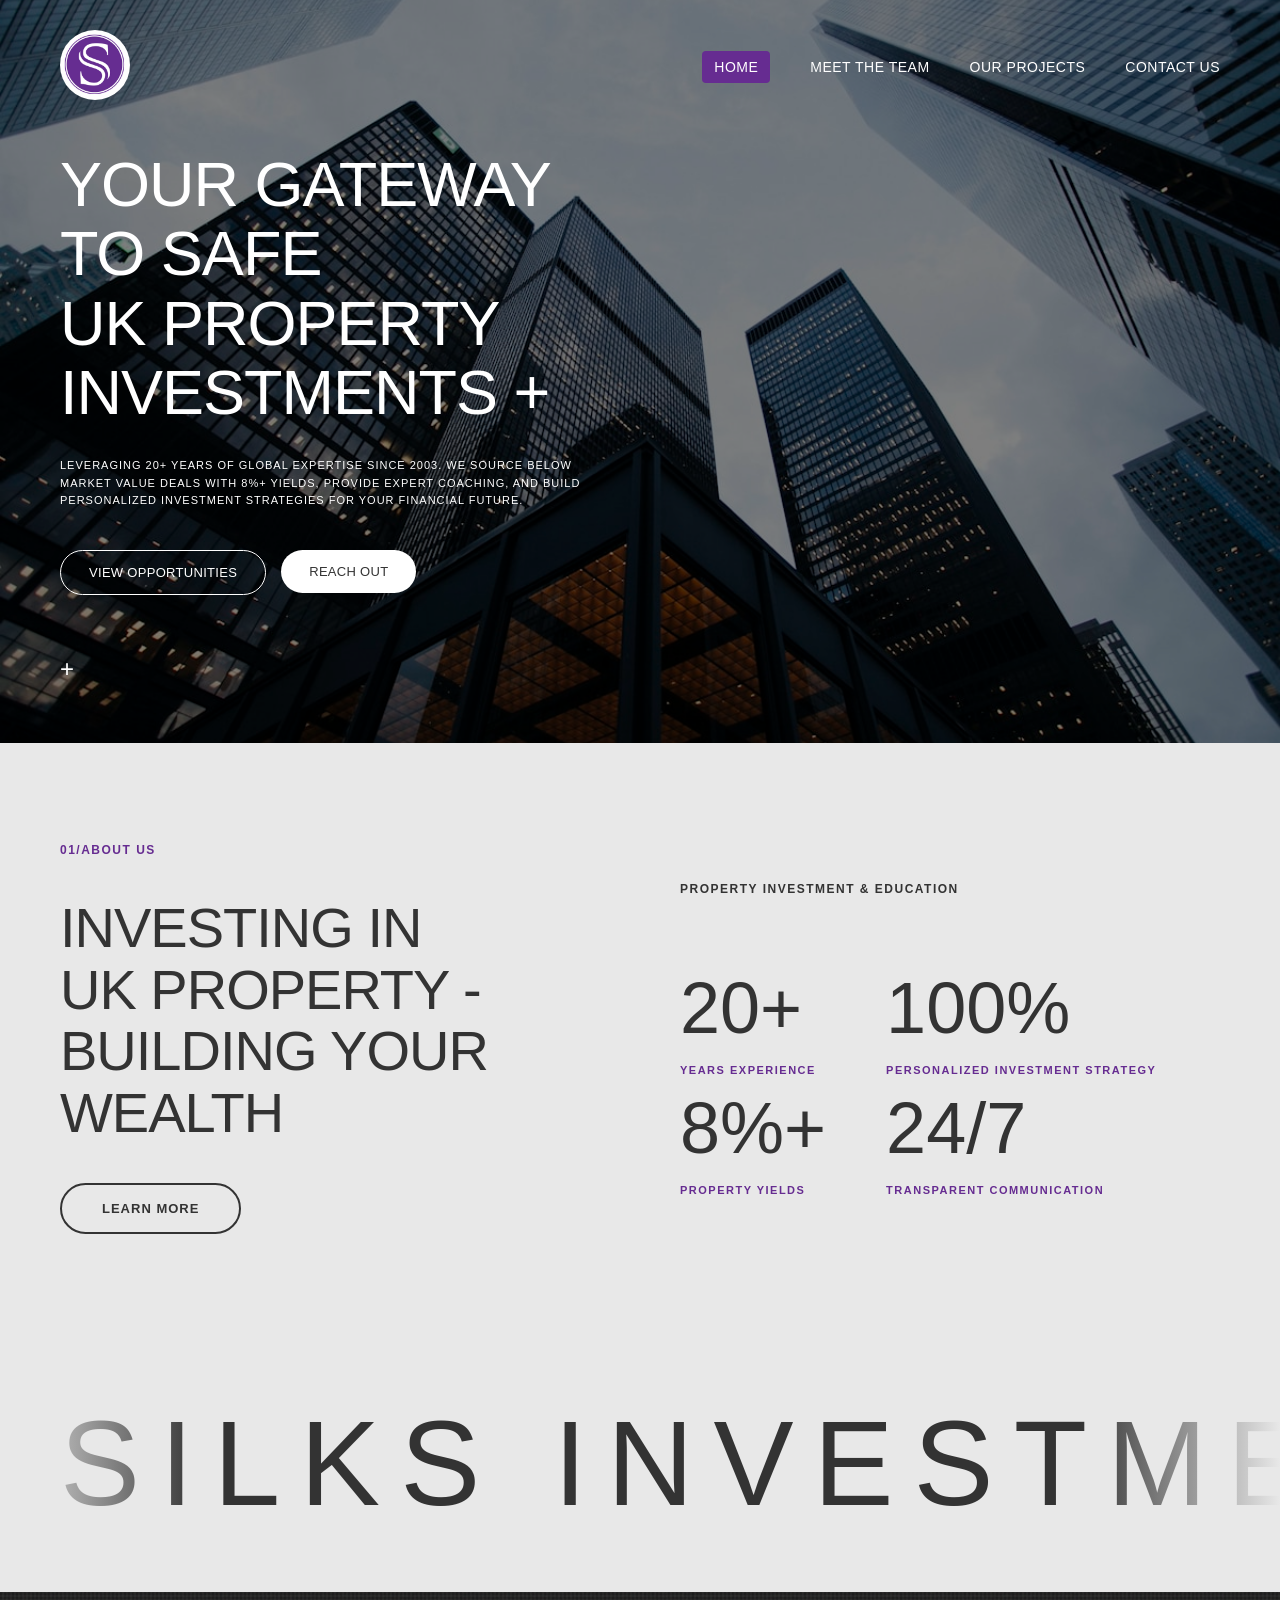
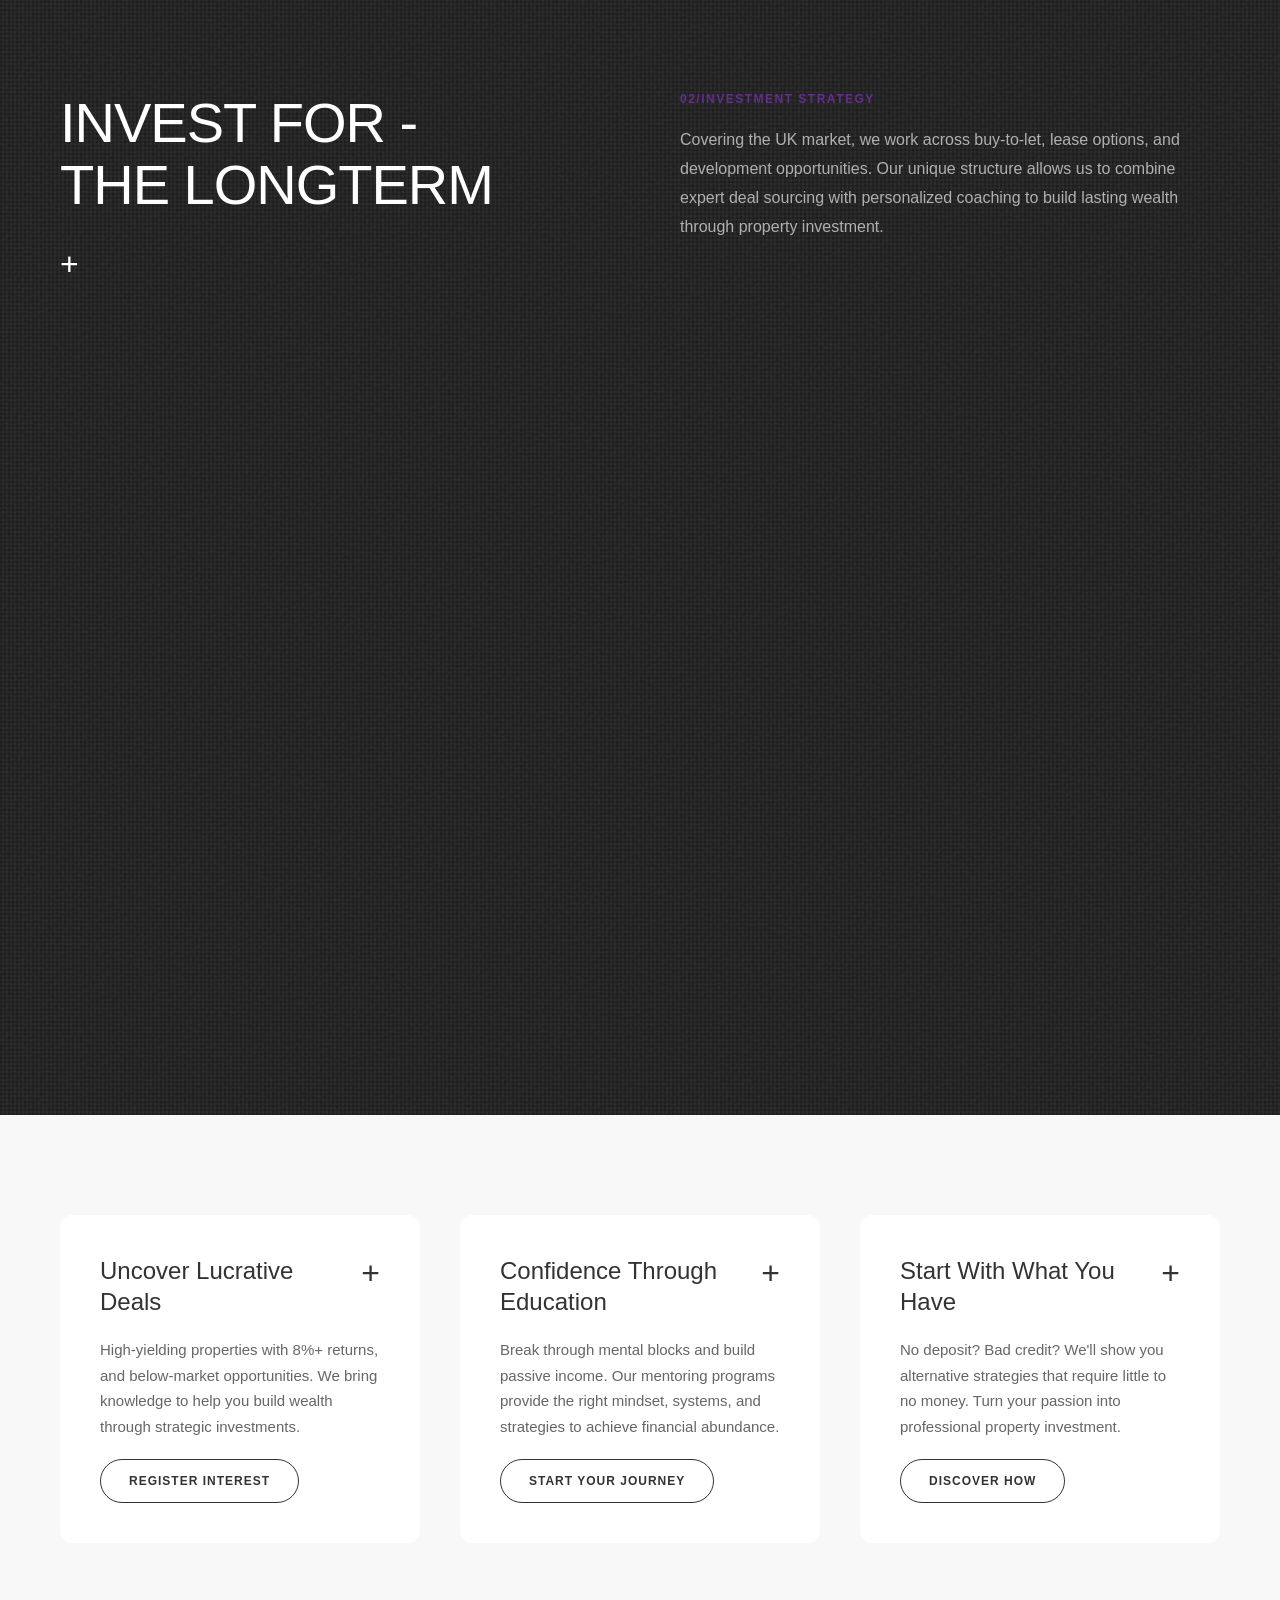
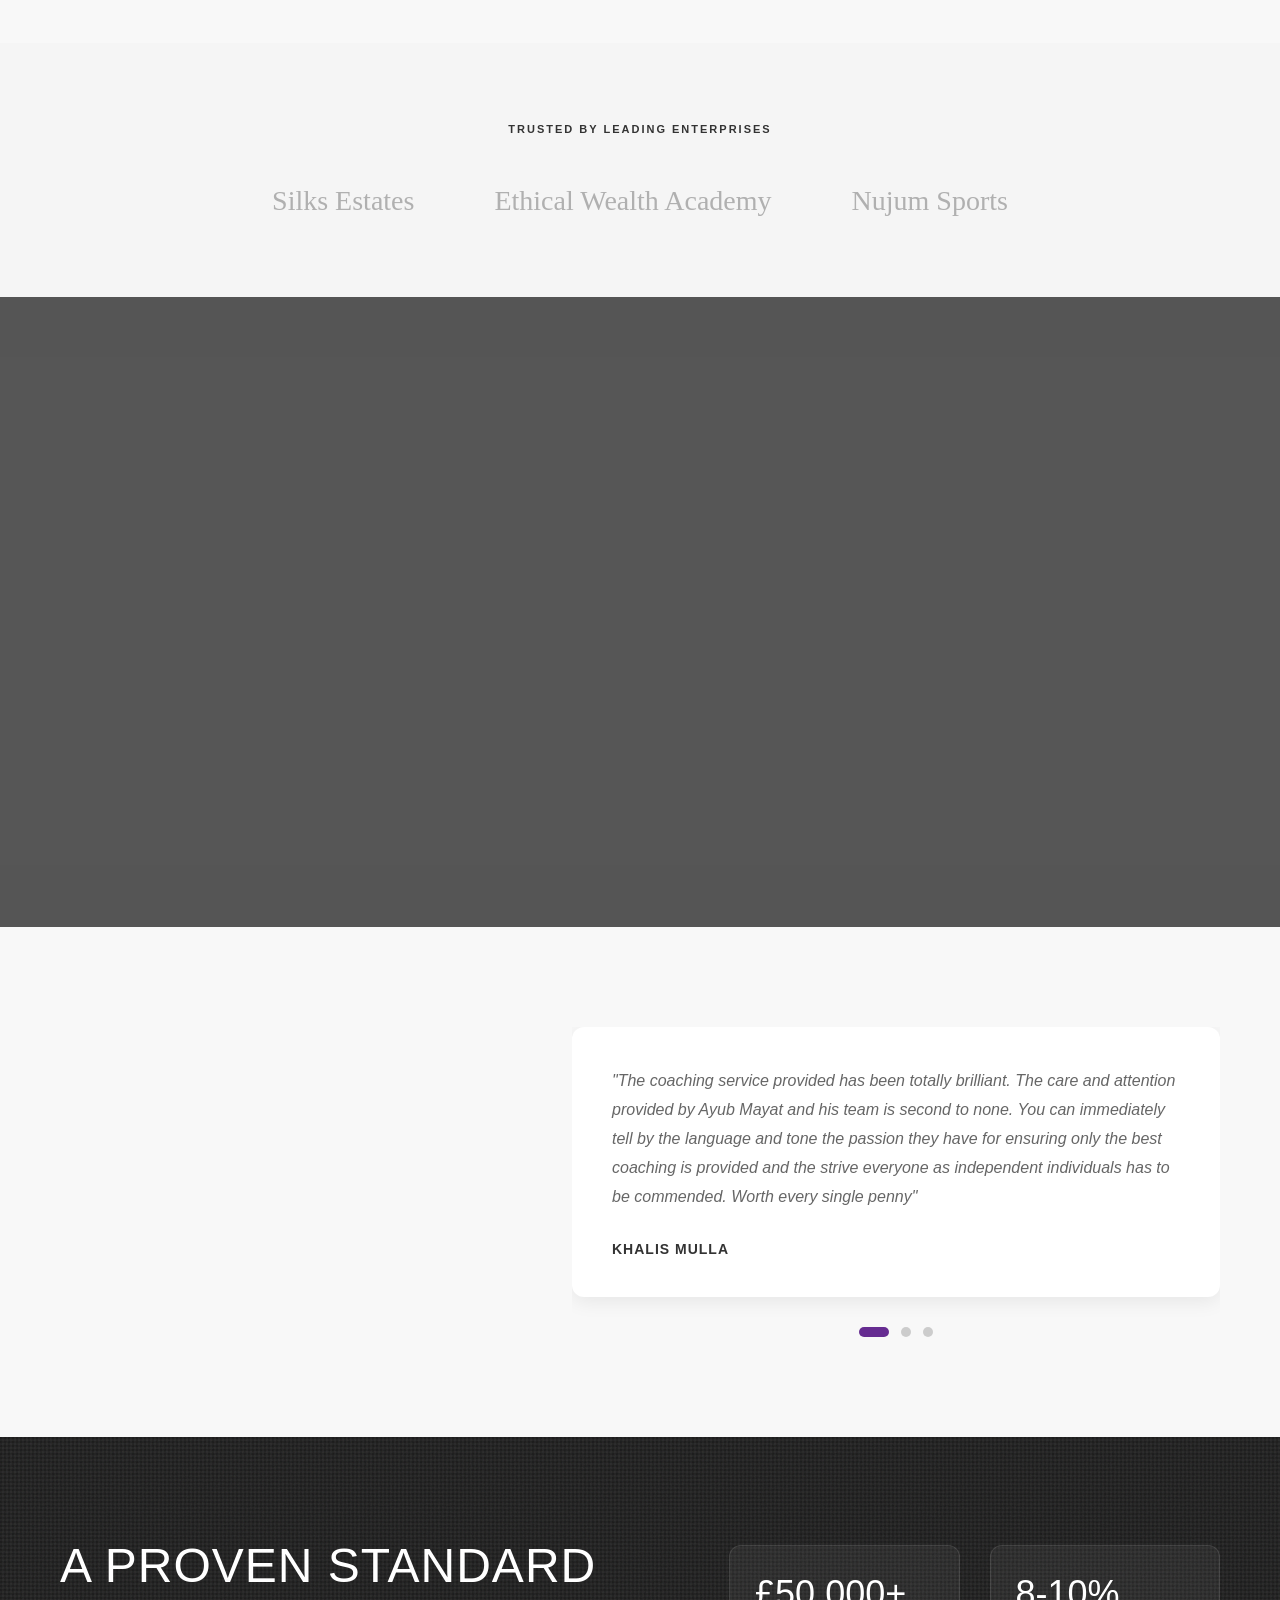
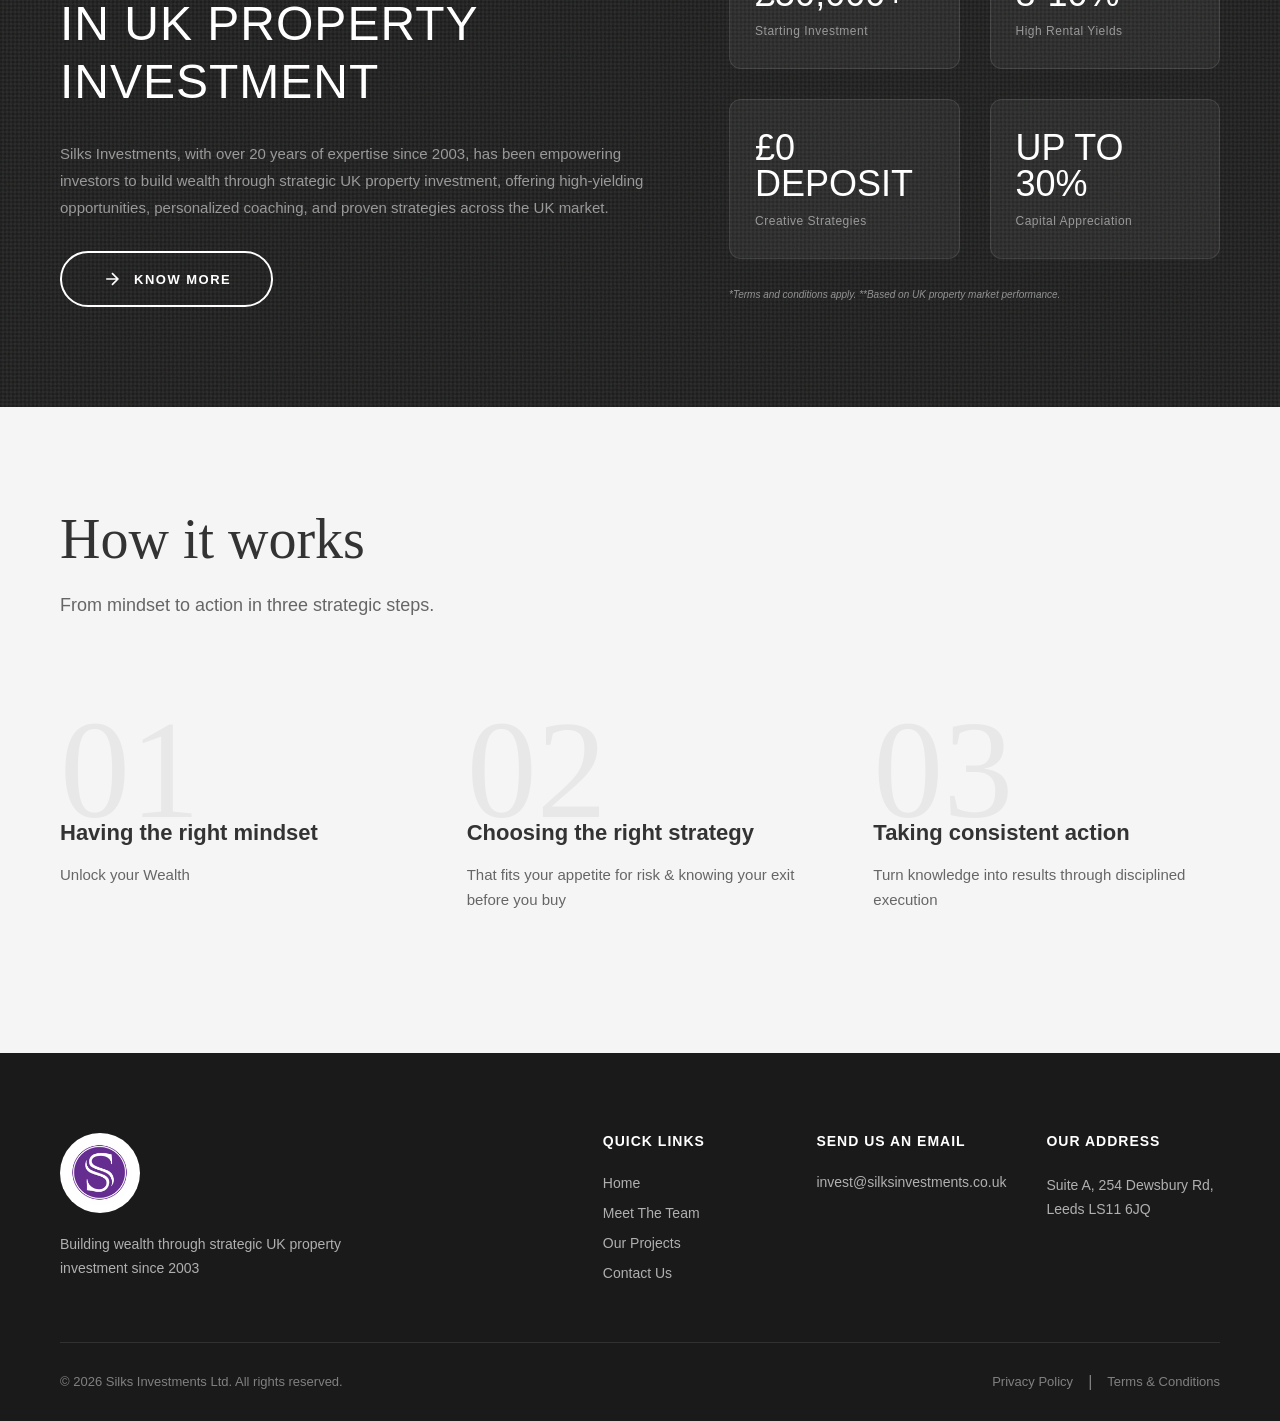
<file: index.html>
<!DOCTYPE html>
<html lang="en">
<head>
    <meta charset="UTF-8">
    <meta name="viewport" content="width=device-width, initial-scale=1.0">
    <title>SILKS INVESTMENTS</title>
    <link rel="stylesheet" href="styles.css">
</head>
<body>
    <nav class="navbar">
        <div class="navbar-content">
            <div class="logo">
                <img src="image/logo.png" alt="Silks Investments Logo">
            </div>
            <ul class="nav-links">
                <li><a class="active" href="index.html">Home</a></li>
                <li><a href="teams.html">Meet The Team</a></li>
                <li><a href="projects.html">Our Projects</a></li>
                <li><a href="contact.html">Contact Us</a></li>
            </ul>
            <div class="hamburger">
                <span></span>
                <span></span>
                <span></span>
            </div>
        </div>
    </nav>

<section class="hero-section">

    <video class="hero-bg-video" autoplay muted loop playsinline>
        <source src="bangkokaerial.mp4" type="video/mp4">
    </video>

    <div class="content-wrapper">
        <div class="upper-content-zone">
            <div class="left-content">
                <h1 class="main-heading">
                    <span class="line1">YOUR GATEWAY</span>
                    <span class="line2">TO SAFE</span>
                    <span class="line3">UK PROPERTY</span>
                    <span class="line4">INVESTMENTS <span>+</span></span>
                </h1>

                <p class="quote-text">
                    LEVERAGING 20+ YEARS OF GLOBAL EXPERTISE SINCE 2003. WE SOURCE BELOW MARKET VALUE DEALS WITH 8%+ YIELDS, PROVIDE EXPERT COACHING, AND BUILD PERSONALIZED INVESTMENT STRATEGIES FOR YOUR FINANCIAL FUTURE.
                </p>

                <div class="buttons">
                    <a href="projects.html"><button class="btn btn-outline">VIEW OPPORTUNITIES</button></a>
                    <a href="contact.html"><button class="btn btn-solid">REACH OUT</button></a>
                </div>

                <div class="plus-icon">+</div>
            </div>

            <!-- <div class="right-content">
                <div class="discount-card">
                    <div style="display:flex;align-items:center;margin-bottom:12px;">
                        <a class="discount-arrow" href="https://ethicalwealth.academy" target="_blank"
                           style="text-decoration:none;display:flex;align-items:center;margin-right:10px;">
                            <svg width="20" height="20" viewBox="0 0 24 24" fill="none"
                                 stroke="#333" stroke-width="2" stroke-linecap="round" stroke-linejoin="round"
                                 style="transform:rotate(-45deg);transition:transform 0.3s ease;">
                                <line x1="7" y1="17" x2="17" y2="7"></line>
                                <polyline points="7 7 17 7 17 17"></polyline>
                            </svg>
                        </a>
                        <h3 class="discount-title">EXCLUSIVE<br>INVESTOR PROGRAM</h3>
                    </div>
                    <p class="discount-subtitle">Get Expert Mentoring &</p>
                    <p class="discount-text">
                        Access to Below Market<br>
                        Value UK Properties
                    </p>
                </div>
                <div class="plus-icon bottom-plus">+</div>
            </div> -->
        </div>
    </div>
</section> 

<!-- <section class="hero-section">
        <div class="content-wrapper">
            <div class="upper-content-zone">
                <div class="left-content">
                    <h1 class="main-heading">
                        <span class="line1">YOUR GATEWAY</span>
                        <span class="line2">TO SAFE</span>
                        <span class="line3">UK PROPERTY</span>
                        <span class="line4">INVESTMENTS <span>+</span></span>
                    </h1>
                    
                    <p class="quote-text">
                        LEVERAGING 20+ YEARS OF GLOBAL EXPERTISE SINCE 2003. WE SOURCE BELOW MARKET VALUE DEALS WITH 8%+ YIELDS, PROVIDE EXPERT COACHING, AND BUILD PERSONALIZED INVESTMENT STRATEGIES FOR YOUR FINANCIAL FUTURE.
                    </p>
                    
                    <div class="buttons">
                        <a href="projects.html"><button class="btn btn-outline">VIEW OPPORTUNITIES</button></a>
                        <a href="contact.html"><button class="btn btn-solid">REACH OUT</button></a>
                    </div>
                    
                    <div class="plus-icon">+</div>
                </div>
                
                <div class="right-content">
                    <div class="discount-card">
                        <div  style="display: flex; align-items: center; margin-bottom: 12px;">
                            <a class="discount-arrow" href="https://ethicalwealth.academy" target="_blank" style="text-decoration: none; display: flex; align-items: center; margin-right: 10px;">
                                <svg width="20" height="20" viewBox="0 0 24 24" fill="none" stroke="#333" stroke-width="2" stroke-linecap="round" stroke-linejoin="round" style="transform: rotate(-45deg); transition: transform 0.3s ease;">
                                    <line x1="7" y1="17" x2="17" y2="7"></line>
                                    <polyline points="7 7 17 7 17 17"></polyline>
                                </svg>
                            </a>
                            <h3 class="discount-title">EXCLUSIVE<br>INVESTOR PROGRAM</h3>
                        </div>
                        <p class="discount-subtitle">Get Expert Mentoring &</p>
                        <p class="discount-text">
                            Access to Below Market<br>
                            Value UK Properties
                        </p>
                    </div>
                    <div class="plus-icon bottom-plus">+</div>
                </div>
            </div>
        </div>
    </section>  -->


    <!-- About Us Section -->
    <section class="about-section">
        <div class="about-container">
            <div class="about-left scroll-fade-in-left">
                <p class="section-label">01/ABOUT US</p>
                <h2 class="about-heading">
                    INVESTING IN<br>
                    UK PROPERTY -<br>
                    BUILDING YOUR<br>
                    WEALTH
                </h2>
                <a href="teams.html"><button class="btn-learn-more">LEARN MORE</button></a>
            </div>
            
            <div class="about-right scroll-fade-in-right">
                <p class="section-label-right">PROPERTY INVESTMENT & EDUCATION</p>
                
                <!-- <p class="about-description">
                    UK-based property investment consultancy born in 2003 with global expertise. We leverage over 20 years of experience to source below market value deals, provide expert coaching, and build personalized investment strategies for your financial future.
                </p>
                
                <p class="about-tagline">
                    Silks Investments for your world, you deserve the investment success you've been working toward.
                </p> -->
                
                <div class="stats-container">
                    <div class="stat-item-top">
                        <div class="stat-item">
                            <h3 class="stat-number">20+</h3>
                            <p class="stat-label">YEARS EXPERIENCE</p>
                        </div>
                        <div class="stat-item">
                            <h3 class="stat-number">8%+</h3>
                            <p class="stat-label">PROPERTY YIELDS</p>
                        </div>
                    </div>

                    <div class="stat-item-bottom">
                        <div class="stat-item">
                            <h3 class="stat-number">100%</h3>
                            <p class="stat-label">PERSONALIZED INVESTMENT STRATEGY</p>
                        </div>
                        <div class="stat-item">
                            <h3 class="stat-number">24/7</h3>
                            <p class="stat-label">TRANSPARENT COMMUNICATION</p>
                        </div>
                    </div>
                </div>
            </div>
        </div>
    </section>

    <!-- Infinite Text Carousel -->
    <section class="carousel-section">
        <div class="carousel-container">
            <div class="carousel-track">
                <div class="carousel-text">SILKS INVESTMENTS</div>
                <div class="carousel-text">SILKS INVESTMENTS</div>
                <div class="carousel-text">SILKS INVESTMENTS</div>
                <div class="carousel-text">SILKS INVESTMENTS</div>
                <div class="carousel-text">SILKS INVESTMENTS</div>
                <div class="carousel-text">SILKS INVESTMENTS</div>
            </div>
        </div>
    </section>

    <!-- Long Term Investment Section -->
    <section class="longterm-section">
        <div class="longterm-container">
            <div class="longterm-content">
                <div class="longterm-left scroll-fade-in-left">
                    <h2 class="longterm-heading">
                        INVEST FOR -<br>
                        THE LONGTERM
                    </h2>
                    <div class="plus-decorative">+</div>
                </div>
                
                <div class="longterm-right scroll-fade-in-right">
                    <p class="section-label">02/INVESTMENT STRATEGY</p>
                    <p class="longterm-description">
                        Covering the UK market, we work across buy-to-let, lease options, and development opportunities. Our unique structure allows us to combine expert deal sourcing with personalized coaching to build lasting wealth through property investment.
                    </p>
                </div>
            </div>
            
            <div class="video-container scroll-fade-in">
                <div class="video-wrapper">
                    <iframe id="investmentVideo" 
                            src="aerial.mp4" 
                            frameborder="0" 
                            allow="accelerometer; autoplay; clipboard-write; encrypted-media; gyroscope; picture-in-picture" 
                            allowfullscreen>
                    </iframe>
                    
                    <div class="video-controls">
                        <button class="control-btn" id="playPauseBtn">
                            <svg class="play-icon" width="24" height="24" viewBox="0 0 24 24" fill="white">
                                <path d="M8 5v14l11-7z"/>
                            </svg>
                            <svg class="pause-icon hidden" width="24" height="24" viewBox="0 0 24 24" fill="white">
                                <path d="M6 4h4v16H6V4zm8 0h4v16h-4V4z"/>
                            </svg>
                        </button>
                        
                        <button class="control-btn" id="muteBtn">
                            <svg class="volume-icon" width="24" height="24" viewBox="0 0 24 24" fill="white">
                                <path d="M3 9v6h4l5 5V4L7 9H3zm13.5 3c0-1.77-1.02-3.29-2.5-4.03v8.05c1.48-.73 2.5-2.25 2.5-4.02z"/>
                            </svg>
                            <svg class="mute-icon hidden" width="24" height="24" viewBox="0 0 24 24" fill="white">
                                <path d="M16.5 12c0-1.77-1.02-3.29-2.5-4.03v2.21l2.45 2.45c.03-.2.05-.41.05-.63zm2.5 0c0 .94-.2 1.82-.54 2.64l1.51 1.51C20.63 14.91 21 13.5 21 12c0-4.28-2.99-7.86-7-8.77v2.06c2.89.86 5 3.54 5 6.71zM4.27 3L3 4.27 7.73 9H3v6h4l5 5v-6.73l4.25 4.25c-.67.52-1.42.93-2.25 1.18v2.06c1.38-.31 2.63-.95 3.69-1.81L19.73 21 21 19.73l-9-9L4.27 3zM12 4L9.91 6.09 12 8.18V4z"/>
                            </svg>
                        </button>
                        
                        <button class="control-btn" id="replayBtn">
                            <svg width="24" height="24" viewBox="0 0 24 24" fill="white">
                                <path d="M12 5V1L7 6l5 5V7c3.31 0 6 2.69 6 6s-2.69 6-6 6-6-2.69-6-6H4c0 4.42 3.58 8 8 8s8-3.58 8-8-3.58-8-8-8z"/>
                            </svg>
                        </button>
                    </div>
                </div>
                <div class="plus-decorative-bottom">+</div>
            </div>
        </div>
    </section>

    <section class="services-section">
        <div class="services-container">
            <div class="service-card scroll-fade-in">
                <div class="service-header">
                    <h2 class="service-title">Uncover Lucrative Deals</h2>
                    <span class="service-icon">+</span>
                </div>
                <p class="service-description">
                    High-yielding properties with 8%+ returns, and below-market opportunities. We bring knowledge to help you build wealth through strategic investments.
                </p>
                <a href="contact.html"><button class="service-btn">REGISTER INTEREST</button></a>
            </div>

            <div class="service-card scroll-fade-in">
                <div class="service-header">
                    <h2 class="service-title">Confidence Through Education</h2>
                    <span class="service-icon">+</span>
                </div>
                <p class="service-description">
                    Break through mental blocks and build passive income. Our mentoring programs provide the right mindset, systems, and strategies to achieve financial abundance.
                </p>
                <a href="contact.html"><button class="service-btn">START YOUR JOURNEY</button></a>
            </div>

            <div class="service-card scroll-fade-in">
                <div class="service-header">
                    <h2 class="service-title">Start With What You Have</h2>
                    <span class="service-icon">+</span>
                </div>
                <p class="service-description">
                    No deposit? Bad credit? We'll show you alternative strategies that require little to no money. Turn your passion into professional property investment.
                </p>
                <a href="contact.html"><button class="service-btn">DISCOVER HOW</button></a>
            </div>
        </div>
    </section>

    <!-- Trusted By Section -->
    <section class="trusted-section">
        <div class="trusted-container scroll-fade-in">
            <p class="trusted-label">TRUSTED BY LEADING ENTERPRISES</p>
            <div class="trusted-logos">
                <span class="trusted-name scroll-fade-in">Silks Estates</span>
                <span class="trusted-name scroll-fade-in">Ethical Wealth Academy</span>
                <span class="trusted-name scroll-fade-in">Nujum Sports</span>
            </div>
        </div>
    </section>

    <!-- CTA Section -->
    <section class="cta-section">
        <div class="cta-overlay"></div>
        <div class="cta-container">
            <div class="cta-content">
                <h2 class="cta-heading scroll-fade-in-left">
                    WITH SILKS<br>
                    INVESTMENT LTD,<br>
                    YOU'RE IN<br>
                    GOOD HANDS
                </h2>
                <div class="cta-right scroll-fade-in-right">
                    <p class="cta-text">
                        We provide you with the knowledge and expertise to identify and evaluate lucrative property investment deals. Through our coaching and mentoring services, we guide you through the entire sale process, sourcing and negotiating property deals on your behalf. Let us help you create wealth through property.
                    </p>
                    <div class="cta-buttons">
                        <a href="projects.html"><button class="cta-btn cta-btn-outline">LEARN MORE</button></a>
                        <a href="contact.html"><button class="cta-btn cta-btn-solid">GET STARTED</button></a>
                    </div>
                </div>
            </div>
        </div>
    </section>

    <!-- Testimonials Section -->
    <section class="testimonials-section">
        <div class="testimonials-container">
            <div class="testimonials-left scroll-fade-in-left">
                <p class="section-label">03/TESTIMONIALS</p>
                <h2 class="testimonials-heading">
                    WHAT OUR<br>
                    CLIENTS<br>
                    SAY
                </h2>
            </div>
            
            <div class="testimonials-right scroll-fade-in-right">
                <div class="testimonial-carousel">
                    <div class="testimonial-track">
                        <div class="testimonial-card active">
                            <p class="testimonial-text">
                                "The coaching service provided has been totally brilliant. The care and attention provided by Ayub Mayat and his team is second to none. You can immediately tell by the language and tone the passion they have for ensuring only the best coaching is provided and the strive everyone as independent individuals has to be commended. Worth every single penny"
                            </p>
                            <p class="testimonial-author">Khalis Mulla</p>
                        </div>
                        
                        <div class="testimonial-card">
                            <p class="testimonial-text">
                                "Very well professionally organised meeting in Leeds city centre. We were looked after and felt at home from start to finish. It's all about teamwork and this team is very friendly and professional"
                            </p>
                            <p class="testimonial-author">Ka Mahood</p>
                        </div>
                        
                        <div class="testimonial-card">
                            <p class="testimonial-text">
                                "Silks team are always there to help, they will definitely go above and beyond to help their students and customers. Great service and I love the fact that everyone at Silks are very honest and upfront"
                            </p>
                            <p class="testimonial-author">Umair Shaikh</p>
                        </div>
                    </div>
                    
                    <div class="carousel-indicators">
                        <button class="indicator active" data-index="0"></button>
                        <button class="indicator" data-index="1"></button>
                        <button class="indicator" data-index="2"></button>
                    </div>
                </div>
            </div>
        </div>
    </section>

    <!-- Legacy Section -->
    <section class="legacy-section">
        <div class="legacy-container">
            <div class="legacy-left scroll-fade-in-left">
                <h2 class="legacy-heading">
                    A PROVEN STANDARD<br>
                    IN UK PROPERTY<br>
                    INVESTMENT
                </h2>
                <p class="legacy-description">
                    Silks Investments, with over 20 years of expertise since 2003, has been empowering investors to build wealth through strategic UK property investment, offering high-yielding opportunities, personalized coaching, and proven strategies across the UK market.
                </p>
                <a href="projects.html">
                    <button class="legacy-btn">
                    <svg width="20" height="20" viewBox="0 0 24 24" fill="none" stroke="currentColor" stroke-width="2">
                        <path d="M5 12h14M12 5l7 7-7 7"/>
                    </svg>
                    KNOW MORE
                </button>
                </a>
            </div>
            
            <div class="legacy-right scroll-fade-in-right">
                <div class="legacy-stats-grid">
                    <div class="legacy-stat-card">
                        <h3 class="legacy-stat-value">£50,000+</h3>
                        <p class="legacy-stat-label">Starting investment</p>
                    </div>
                    <div class="legacy-stat-card">
                        <h3 class="legacy-stat-value">8-10%</h3>
                        <p class="legacy-stat-label">High rental yields</p>
                    </div>
                    <div class="legacy-stat-card">
                        <h3 class="legacy-stat-value">£0 DEPOSIT</h3>
                        <p class="legacy-stat-label">Creative strategies</p>
                    </div>
                    <div class="legacy-stat-card">
                        <h3 class="legacy-stat-value">UP TO 30%</h3>
                        <p class="legacy-stat-label">Capital appreciation</p>
                    </div>
                </div>
                <p class="legacy-disclaimer">*Terms and conditions apply. **Based on UK property market performance.</p>
            </div>
        </div>
    </section>

    <!-- How It Works Section -->
    <section class="how-it-works-section">
        <div class="how-it-works-container">
            <div class="how-it-works-header scroll-fade-in">
                <h2 class="how-it-works-title">How it works</h2>
                <p class="how-it-works-subtitle">From mindset to action in three strategic steps.</p>
            </div>
            
            <div class="steps-container">
                <div class="step-card scroll-fade-in">
                    <div class="step-number">01</div>
                    <h3 class="step-title">Having the right mindset</h3>
                    <p class="step-description">Unlock your Wealth</p>
                </div>
                
                <div class="step-card scroll-fade-in">
                    <div class="step-number">02</div>
                    <h3 class="step-title">Choosing the right strategy</h3>
                    <p class="step-description">That fits your appetite for risk & knowing your exit before you buy</p>
                </div>
                
                <div class="step-card scroll-fade-in">
                    <div class="step-number">03</div>
                    <h3 class="step-title">Taking consistent action</h3>
                    <p class="step-description">Turn knowledge into results through disciplined execution</p>
                </div>
            </div>
        </div>
    </section>

    <!-- Footer Section -->
    <footer class="footer-section">
        <div class="footer-container">
            <div class="footer-content">
                <div class="footer-brand">
                    <img src="image/logo.png" alt="Silks Investments Logo" class="footer-logo">
                    <p class="footer-tagline">Building wealth through strategic UK property investment since 2003</p>
                </div>
                
                <div class="footer-links">
                    <div class="footer-column">
                        <h4 class="footer-heading">Quick Links</h4>
                        <ul class="footer-list">
                            <li><a href="index.html">Home</a></li>
                            <li><a href="teams.html">Meet The Team</a></li>
                            <li><a href="projects.html">Our Projects</a></li>
                            <li><a href="contact.html">Contact Us</a></li>
                        </ul>
                    </div>
                    
                    <div class="footer-column">
                        <h4 class="footer-heading">Send Us An Email</h4>
                        <a href="mailto:invest@silksinvestments.co.uk" class="footer-contact">invest@silksinvestments.co.uk</a>
                    </div>
                    
                    <div class="footer-column">
                        <h4 class="footer-heading">Our Address</h4>
                        <p class="footer-address">
                            Suite A, 254 Dewsbury Rd,<br>
                            Leeds LS11 6JQ
                        </p>
                    </div>
                </div>
            </div>
            
            <div class="footer-bottom">
                <p class="footer-copyright">© 2026 Silks Investments Ltd. All rights reserved.</p>
                <div class="footer-legal">
                    <a href="#privacy">Privacy Policy</a>
                    <span class="separator">|</span>
                    <a href="#terms">Terms & Conditions</a>
                </div>
            </div>
        </div>
    </footer>

    <!-- Fixed Scroll to Top Button -->
    <button class="scroll-top" id="scrollTop">
        <svg width="20" height="20" viewBox="0 0 24 24" fill="none" stroke="currentColor" stroke-width="2">
            <polyline points="18 15 12 9 6 15"></polyline>
        </svg>
    </button>

    <script>
        // YouTube Player API
        let player;
        let isMuted = false;
        
        // Load YouTube API
        const tag = document.createElement('script');
        tag.src = "https://www.youtube.com/iframe_api";
        const firstScriptTag = document.getElementsByTagName('script')[0];
        firstScriptTag.parentNode.insertBefore(tag, firstScriptTag);
        
        // Initialize player when API is ready
        function onYouTubeIframeAPIReady() {
            player = new YT.Player('investmentVideo', {
                events: {
                    'onReady': onPlayerReady
                }
            });
        }
        
        function onPlayerReady(event) {
            const playPauseBtn = document.getElementById('playPauseBtn');
            const muteBtn = document.getElementById('muteBtn');
            const replayBtn = document.getElementById('replayBtn');
            const playIcon = document.querySelector('.play-icon');
            const pauseIcon = document.querySelector('.pause-icon');
            const volumeIcon = document.querySelector('.volume-icon');
            const muteIcon = document.querySelector('.mute-icon');
            
            // Play/Pause functionality
            playPauseBtn.addEventListener('click', () => {
                const state = player.getPlayerState();
                if (state === YT.PlayerState.PLAYING) {
                    player.pauseVideo();
                    playIcon.classList.remove('hidden');
                    pauseIcon.classList.add('hidden');
                } else {
                    player.playVideo();
                    playIcon.classList.add('hidden');
                    pauseIcon.classList.remove('hidden');
                }
            });
            
            // Mute/Unmute functionality
            muteBtn.addEventListener('click', () => {
                if (isMuted) {
                    player.unMute();
                    volumeIcon.classList.remove('hidden');
                    muteIcon.classList.add('hidden');
                    isMuted = false;
                } else {
                    player.mute();
                    volumeIcon.classList.add('hidden');
                    muteIcon.classList.remove('hidden');
                    isMuted = true;
                }
            });
            
            // Replay functionality
            replayBtn.addEventListener('click', () => {
                player.seekTo(0);
                player.playVideo();
                playIcon.classList.add('hidden');
                pauseIcon.classList.remove('hidden');
            });
        }
        
        // Hamburger menu toggle
        const hamburger = document.querySelector('.hamburger');
        const navLinks = document.querySelector('.nav-links');
        
        hamburger.addEventListener('click', () => {
            hamburger.classList.toggle('active');
            navLinks.classList.toggle('active');
        });
        
        // Close menu when clicking on a link
        document.querySelectorAll('.nav-links a').forEach(link => {
            link.addEventListener('click', () => {
                hamburger.classList.remove('active');
                navLinks.classList.remove('active');
            });
        });
        
        // Navbar background change on scroll
        const navbar = document.querySelector('.navbar');
        
        window.addEventListener('scroll', () => {
            if (window.scrollY > 50) {
                navbar.classList.add('scrolled');
            } else {
                navbar.classList.remove('scrolled');
            }
        });
        
        // Scroll to top button visibility and functionality
        const scrollTopBtn = document.getElementById('scrollTop');
        const heroSection = document.querySelector('.hero-section');
        
        function updateScrollTopButton() {
            if (heroSection) {
                const heroHeight = heroSection.offsetHeight;
                
                if (window.scrollY > heroHeight) {
                    scrollTopBtn.classList.add('visible');
                } else {
                    scrollTopBtn.classList.remove('visible');
                }
            }
        }
        
        // Check on scroll
        window.addEventListener('scroll', updateScrollTopButton);
        
        // Check on load
        updateScrollTopButton();
        
        // Scroll to top functionality
        if (scrollTopBtn) {
            scrollTopBtn.addEventListener('click', () => {
                window.scrollTo({
                    top: 0,
                    behavior: 'smooth'
                });
            });
        }
        
        // Scroll animations using Intersection Observer
        const observerOptions = {
            threshold: 0.1,
            rootMargin: '0px 0px -50px 0px'
        };
        
        const observer = new IntersectionObserver((entries) => {
            entries.forEach(entry => {
                if (entry.isIntersecting) {
                    entry.target.classList.add('visible');
                    // Optionally unobserve after animation
                    observer.unobserve(entry.target);
                }
            });
        }, observerOptions);
        
        // Observe all elements with scroll animation classes
        const animatedElements = document.querySelectorAll(
            '.scroll-fade-in, .scroll-fade-in-left, .scroll-fade-in-right, .scroll-scale-in'
        );
        
        animatedElements.forEach(el => observer.observe(el));
        
        // Testimonial Carousel
        const testimonialTrack = document.querySelector('.testimonial-track');
        const testimonialCards = document.querySelectorAll('.testimonial-card');
        const indicators = document.querySelectorAll('.indicator');
        let currentTestimonial = 0;
        let testimonialInterval;
        
        function showTestimonial(index) {
            // Remove active class from all cards and indicators
            testimonialCards.forEach(card => card.classList.remove('active'));
            indicators.forEach(indicator => indicator.classList.remove('active'));
            
            // Add active class to current card and indicator
            testimonialCards[index].classList.add('active');
            indicators[index].classList.add('active');
            
            // Move track
            const offset = -index * 100;
            testimonialTrack.style.transform = `translateX(${offset}%)`;
            
            currentTestimonial = index;
        }
        
        function nextTestimonial() {
            const next = (currentTestimonial + 1) % testimonialCards.length;
            showTestimonial(next);
        }
        
        // Auto-advance carousel every 5 seconds
        function startTestimonialCarousel() {
            testimonialInterval = setInterval(nextTestimonial, 5000);
        }
        
        function stopTestimonialCarousel() {
            clearInterval(testimonialInterval);
        }
        
        // Indicator click handlers
        indicators.forEach(indicator => {
            indicator.addEventListener('click', () => {
                stopTestimonialCarousel();
                const index = parseInt(indicator.getAttribute('data-index'));
                showTestimonial(index);
                startTestimonialCarousel();
            });
        });
        
        // Start carousel if testimonials exist
        if (testimonialCards.length > 0) {
            startTestimonialCarousel();
            
            // Pause on hover
            const carousel = document.querySelector('.testimonial-carousel');
            if (carousel) {
                carousel.addEventListener('mouseenter', stopTestimonialCarousel);
                carousel.addEventListener('mouseleave', startTestimonialCarousel);
            }
        }
    </script>
</body>
</html>
</file>
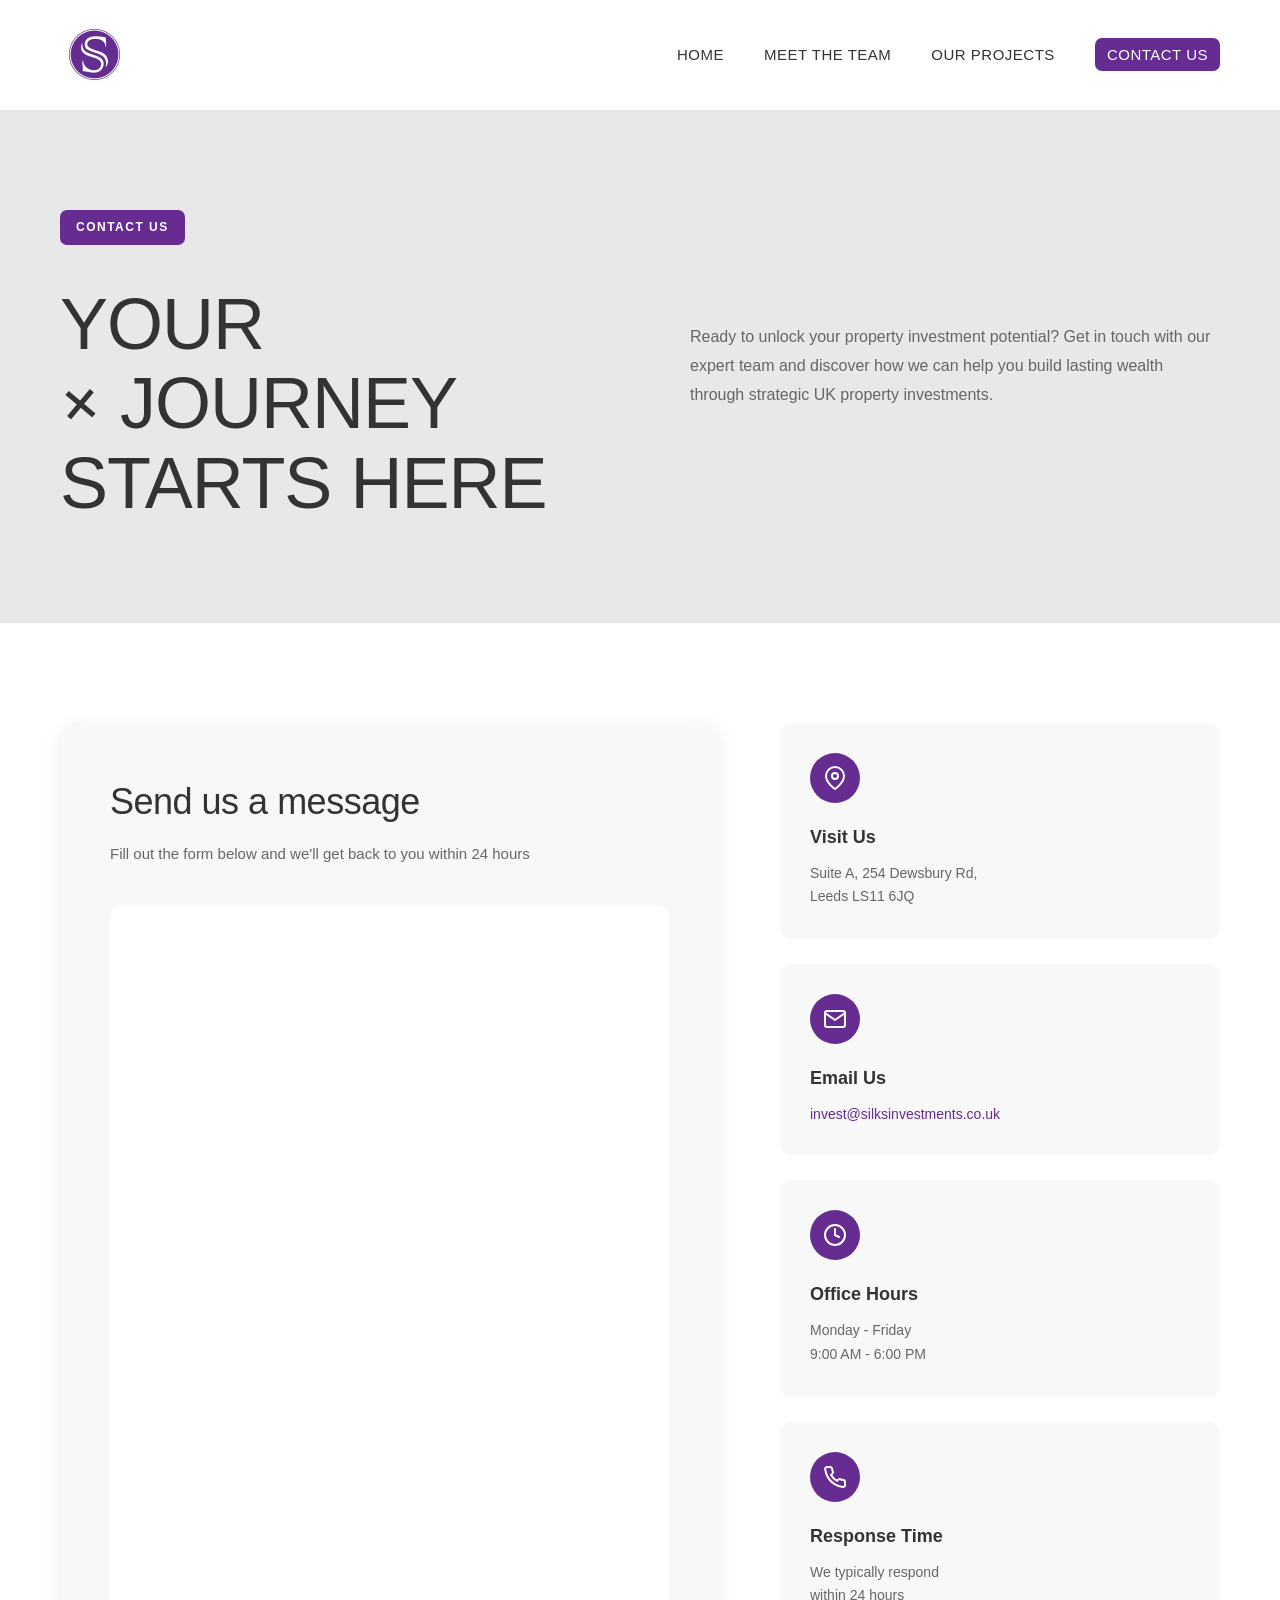
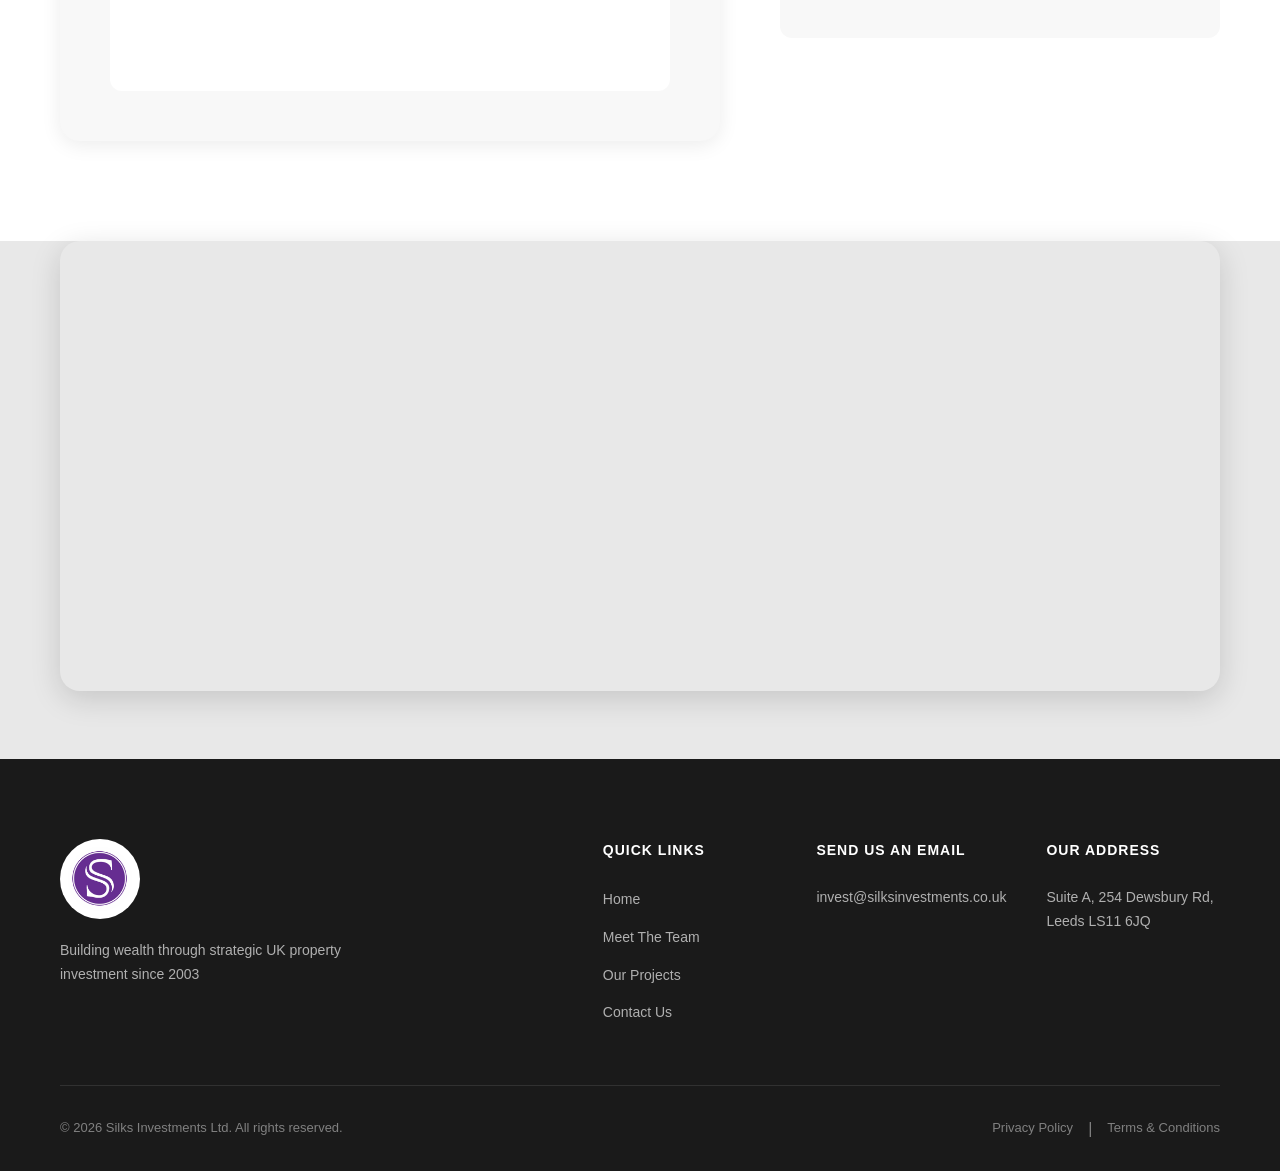
<file: contact.html>
<!DOCTYPE html>
<html lang="en">
<head>
    <meta charset="UTF-8">
    <meta name="viewport" content="width=device-width, initial-scale=1.0">
    <title>Contact Us - SILKS INVESTMENTS</title>
    <link rel="stylesheet" href="contact.css">
</head>
<body>
    <nav class="navbar">
        <div class="navbar-content">
            <div class="logo">
                <img src="image/logo.png" alt="Silks Investments Logo">
            </div>
            <ul class="nav-links">
                <li><a href="index.html">Home</a></li>
                <li><a href="teams.html">Meet The Team</a></li>
                <li><a href="projects.html">Our Projects</a></li>
                <li><a class="active" href="contact.html">Contact Us</a></li>
            </ul>
            <div class="hamburger">
                <span></span>
                <span></span>
                <span></span>
            </div>
        </div>
    </nav>

    <main class="main-content">
        <!-- Contact Hero Section -->
        <section class="contact-hero-section">
            <div class="contact-hero-container">
                <div class="contact-hero-left scroll-fade-in-left">
                    <p class="section-label">CONTACT US</p>
                    <h1 class="contact-hero-heading">
                        
                        YOUR<br>
                        <span style="display:inline-block; transform: rotate(40deg);">+</span>
                        JOURNEY <br>
                        STARTS HERE<br>
                    
                    </h1>
                </div>
                
                <div class="contact-hero-right scroll-fade-in-right">
                    <p class="contact-hero-text">
                        Ready to unlock your property investment potential? Get in touch with our expert team and discover how we can help you build lasting wealth through strategic UK property investments.
                    </p>
                </div>
            </div>
        </section>

        <!-- Contact Form Section -->
        <section class="contact-form-section">
            <div class="contact-form-container">
                <div class="form-wrapper">
                    <div class="form-header">
                        <h2 class="form-title">Send us a message</h2>
                        <p class="form-subtitle">Fill out the form below and we'll get back to you within 24 hours</p>
                    </div>
                    
                    <div class="iframe-container">
                        <iframe
                            src="https://api.leadconnectorhq.com/widget/form/n9dtPKKoIH1CLpPIZc37"
                            style="width:100%;height:100%;border:none;border-radius:12px"
                            id="inline-n9dtPKKoIH1CLpPIZc37" 
                            data-layout="{'id':'INLINE'}"
                            data-trigger-type="alwaysShow"
                            data-trigger-value=""
                            data-activation-type="alwaysActivated"
                            data-activation-value=""
                            data-deactivation-type="neverDeactivate"
                            data-deactivation-value=""
                            data-form-name="WEBSITE FORM"
                            data-height="785"
                            data-layout-iframe-id="inline-n9dtPKKoIH1CLpPIZc37"
                            data-form-id="n9dtPKKoIH1CLpPIZc37"
                            title="WEBSITE FORM"
                        >
                        </iframe>
                        <script src="https://link.msgsndr.com/js/form_embed.js"></script>
                    </div>
                </div>

                <!-- Contact Information Sidebar -->
                <div class="contact-info-sidebar">
                    <div class="contact-info-card scroll-fade-in">
                        <div class="info-icon">
                            <svg width="24" height="24" viewBox="0 0 24 24" fill="none" stroke="currentColor" stroke-width="2" stroke-linecap="round" stroke-linejoin="round">
                                <path d="M21 10c0 7-9 13-9 13s-9-6-9-13a9 9 0 0 1 18 0z"></path>
                                <circle cx="12" cy="10" r="3"></circle>
                            </svg>
                        </div>
                        <h3 class="info-title">Visit Us</h3>
                        <p class="info-text">
                            Suite A, 254 Dewsbury Rd,<br>
                            Leeds LS11 6JQ
                        </p>
                    </div>

                    <div class="contact-info-card scroll-fade-in">
                        <div class="info-icon">
                            <svg width="24" height="24" viewBox="0 0 24 24" fill="none" stroke="currentColor" stroke-width="2" stroke-linecap="round" stroke-linejoin="round">
                                <path d="M4 4h16c1.1 0 2 .9 2 2v12c0 1.1-.9 2-2 2H4c-1.1 0-2-.9-2-2V6c0-1.1.9-2 2-2z"></path>
                                <polyline points="22,6 12,13 2,6"></polyline>
                            </svg>
                        </div>
                        <h3 class="info-title">Email Us</h3>
                        <a href="mailto:invest@silksinvestments.co.uk" class="info-link">invest@silksinvestments.co.uk</a>
                    </div>

                    <div class="contact-info-card scroll-fade-in">
                        <div class="info-icon">
                            <svg width="24" height="24" viewBox="0 0 24 24" fill="none" stroke="currentColor" stroke-width="2" stroke-linecap="round" stroke-linejoin="round">
                                <circle cx="12" cy="12" r="10"></circle>
                                <polyline points="12 6 12 12 16 14"></polyline>
                            </svg>
                        </div>
                        <h3 class="info-title">Office Hours</h3>
                        <p class="info-text">
                            Monday - Friday<br>
                            9:00 AM - 6:00 PM
                        </p>
                    </div>

                    <div class="contact-info-card scroll-fade-in">
                        <div class="info-icon">
                            <svg width="24" height="24" viewBox="0 0 24 24" fill="none" stroke="currentColor" stroke-width="2" stroke-linecap="round" stroke-linejoin="round">
                                <path d="M22 16.92v3a2 2 0 0 1-2.18 2 19.79 19.79 0 0 1-8.63-3.07 19.5 19.5 0 0 1-6-6 19.79 19.79 0 0 1-3.07-8.67A2 2 0 0 1 4.11 2h3a2 2 0 0 1 2 1.72 12.84 12.84 0 0 0 .7 2.81 2 2 0 0 1-.45 2.11L8.09 9.91a16 16 0 0 0 6 6l1.27-1.27a2 2 0 0 1 2.11-.45 12.84 12.84 0 0 0 2.81.7A2 2 0 0 1 22 16.92z"></path>
                            </svg>
                        </div>
                        <h3 class="info-title">Response Time</h3>
                        <p class="info-text">
                            We typically respond<br>
                            within 24 hours
                        </p>
                    </div>
                </div>
            </div>
        </section>

        <!-- Map Section (Optional) -->
        <section class="map-section">
            <div class="map-container">
                <iframe 
                    src="https://www.google.com/maps/embed?pb=!1m18!1m12!1m3!1d2357.234567890123!2d-1.5743!3d53.7745!2m3!1f0!2f0!3f0!3m2!1i1024!2i768!4f13.1!3m3!1m2!1s0x0%3A0x0!2zNTPCsDQ2JzI4LjIiTiAxwrAzNCcyNy41Ilc!5e0!3m2!1sen!2suk!4v1234567890123!5m2!1sen!2suk"
                    width="100%" 
                    height="450" 
                    style="border:0;" 
                    allowfullscreen="" 
                    loading="lazy" 
                    referrerpolicy="no-referrer-when-downgrade"
                    title="Silks Investments Office Location">
                </iframe>
            </div>
        </section>
    </main>

    <footer class="footer-section">
        <div class="footer-container">
            <div class="footer-content">
                <div class="footer-brand">
                    <img src="image/logo.png" alt="Silks Investments Logo" class="footer-logo">
                    <p class="footer-tagline">Building wealth through strategic UK property investment since 2003</p>
                </div>
                
                <div class="footer-links">
                    <div class="footer-column">
                        <h4 class="footer-heading">Quick Links</h4>
                        <ul class="footer-list">
                            <li><a href="index.html">Home</a></li>
                            <li><a href="teams.html">Meet The Team</a></li>
                            <li><a href="projects.html">Our Projects</a></li>
                            <li><a href="contact.html">Contact Us</a></li>
                        </ul>
                    </div>
                    
                    <div class="footer-column">
                        <h4 class="footer-heading">Send Us An Email</h4>
                        <a href="mailto:invest@silksinvestments.co.uk" class="footer-contact">invest@silksinvestments.co.uk</a>
                    </div>
                    
                    <div class="footer-column">
                        <h4 class="footer-heading">Our Address</h4>
                        <p class="footer-address">
                            Suite A, 254 Dewsbury Rd,<br>
                            Leeds LS11 6JQ
                        </p>
                    </div>
                </div>
            </div>
            
            <div class="footer-bottom">
                <p class="footer-copyright">© 2026 Silks Investments Ltd. All rights reserved.</p>
                <div class="footer-legal">
                    <a href="#privacy">Privacy Policy</a>
                    <span class="separator">|</span>
                    <a href="#terms">Terms & Conditions</a>
                </div>
            </div>
        </div>
    </footer>

    <button class="scroll-top" id="scrollTop">
        <svg width="20" height="20" viewBox="0 0 24 24" fill="none" stroke="currentColor" stroke-width="2">
            <polyline points="18 15 12 9 6 15"></polyline>
        </svg>
    </button>

    <script>
        // Hamburger menu toggle
        const hamburger = document.querySelector('.hamburger');
        const navLinks = document.querySelector('.nav-links');
        
        hamburger.addEventListener('click', () => {
            hamburger.classList.toggle('active');
            navLinks.classList.toggle('active');
        });
        
        document.querySelectorAll('.nav-links a').forEach(link => {
            link.addEventListener('click', () => {
                hamburger.classList.remove('active');
                navLinks.classList.remove('active');
            });
        });
        
        // Navbar scroll
        const navbar = document.querySelector('.navbar');
        window.addEventListener('scroll', () => {
            if (window.scrollY > 50) {
                navbar.classList.add('scrolled');
            } else {
                navbar.classList.remove('scrolled');
            }
        });
        
        // Scroll to top
        const scrollTopBtn = document.getElementById('scrollTop');
        
        function updateScrollTopButton() {
            if (window.scrollY > 300) {
                scrollTopBtn.classList.add('visible');
            } else {
                scrollTopBtn.classList.remove('visible');
            }
        }
        
        window.addEventListener('scroll', updateScrollTopButton);
        updateScrollTopButton();
        
        if (scrollTopBtn) {
            scrollTopBtn.addEventListener('click', () => {
                window.scrollTo({
                    top: 0,
                    behavior: 'smooth'
                });
            });
        }

        // Scroll animations
        const observerOptions = {
            threshold: 0.1,
            rootMargin: '0px 0px -50px 0px'
        };

        const observer = new IntersectionObserver((entries) => {
            entries.forEach(entry => {
                if (entry.isIntersecting) {
                    entry.target.classList.add('visible');
                    observer.unobserve(entry.target);
                }
            });
        }, observerOptions);

        const animatedElements = document.querySelectorAll(
            '.scroll-fade-in, .scroll-fade-in-left, .scroll-fade-in-right'
        );

        animatedElements.forEach(el => observer.observe(el));
    </script>
</body>
</html>
</file>
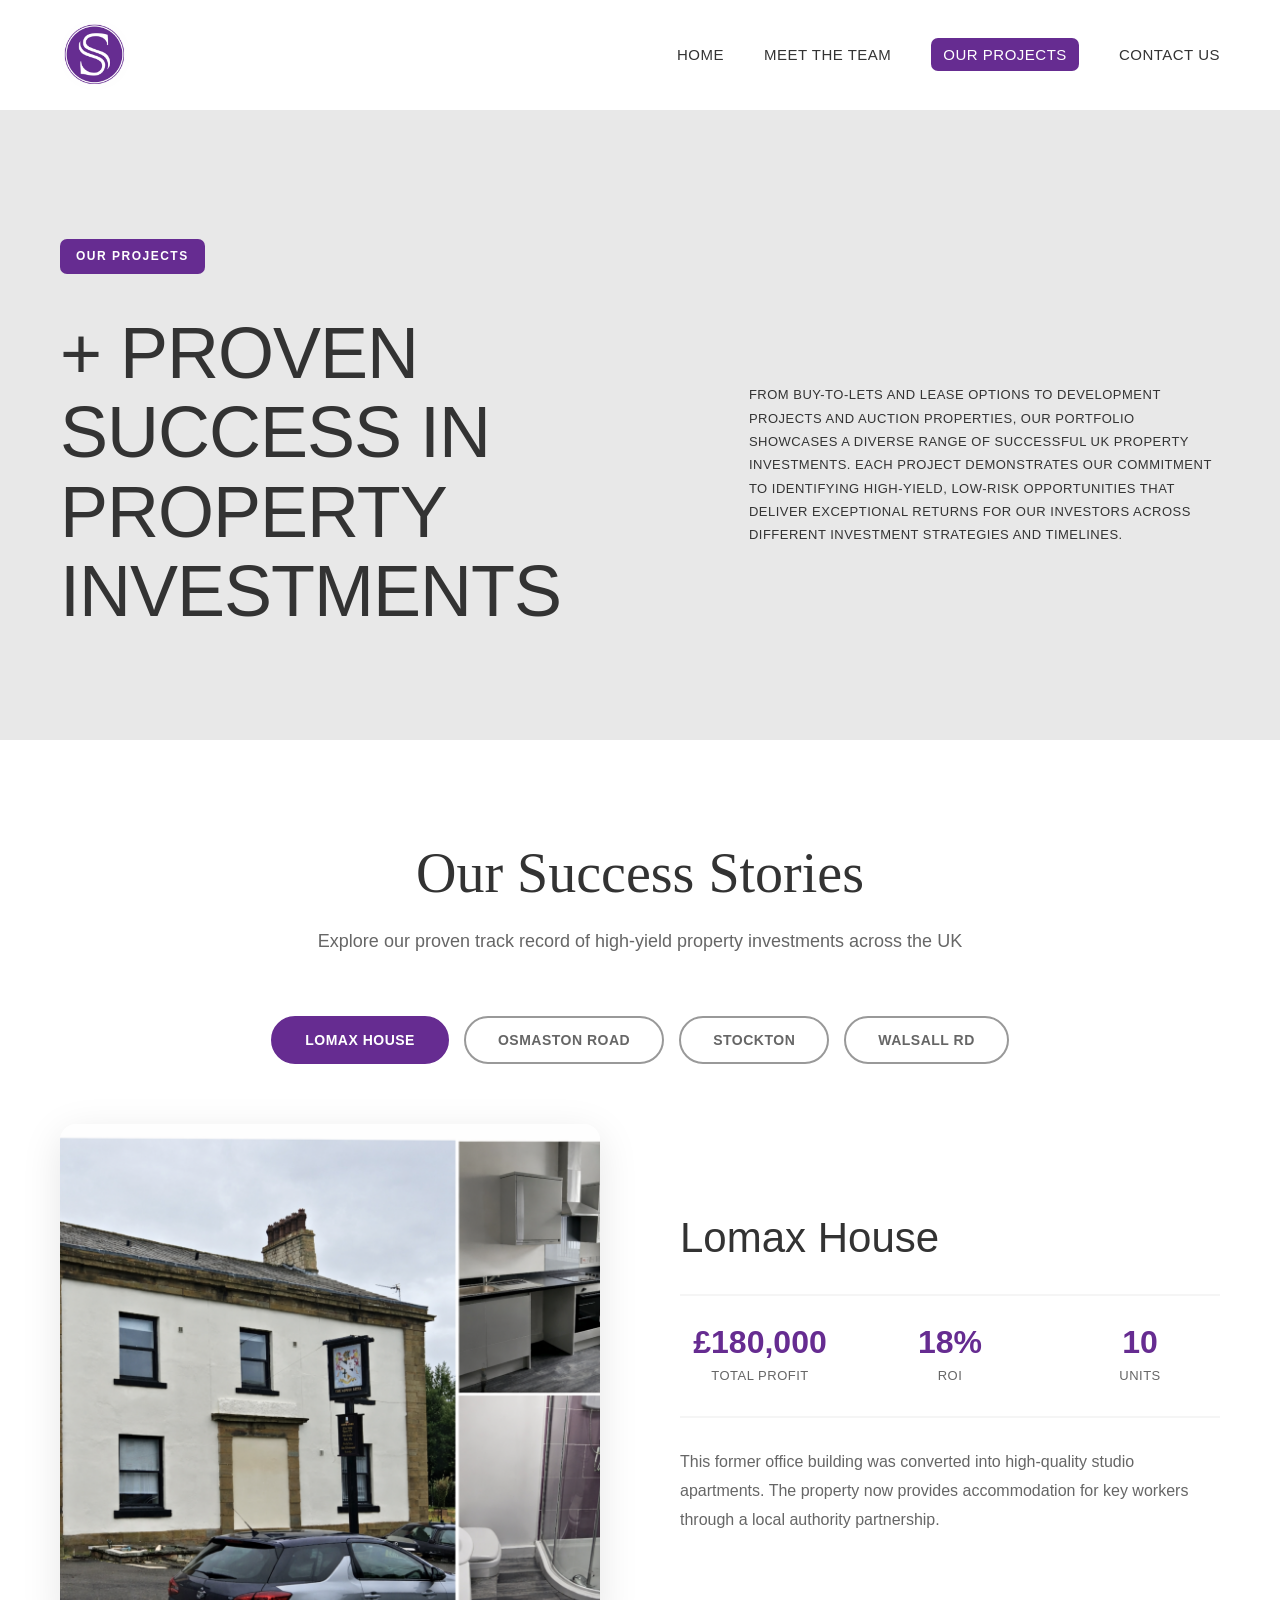
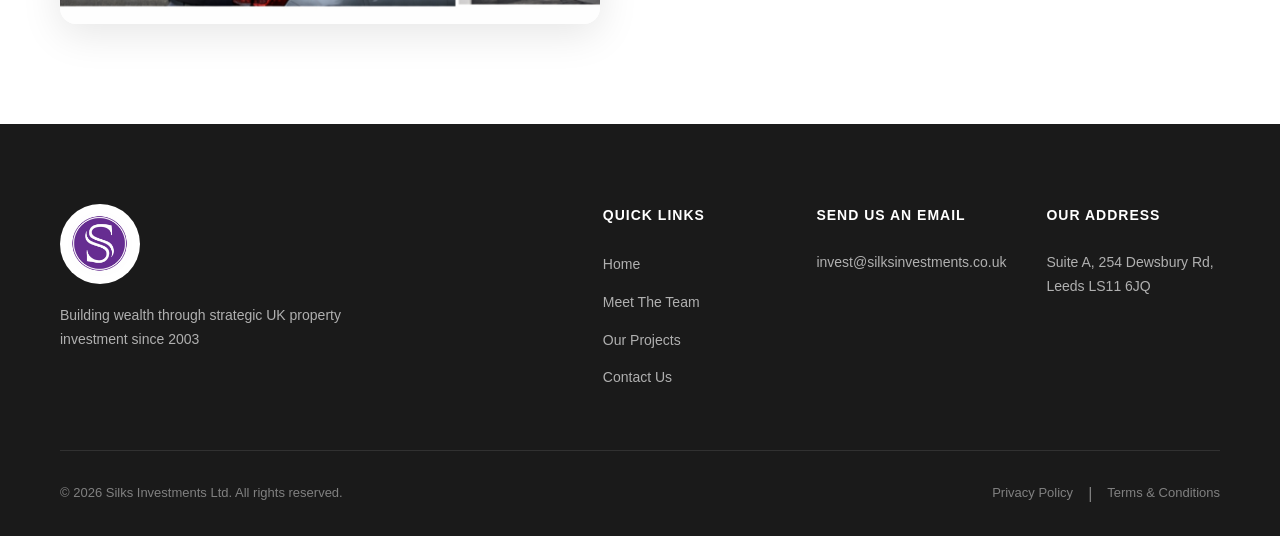
<file: projects.html>
<!DOCTYPE html>
<html lang="en">
<head>
    <meta charset="UTF-8">
    <meta name="viewport" content="width=device-width, initial-scale=1.0">
    <title>Our Projects - SILKS INVESTMENTS</title>
    <link rel="stylesheet" href="projects.css">
</head>
<body>
    <nav class="navbar">
        <div class="navbar-content">
            <div class="logo">
                <img src="image/logo.png" alt="Silks Investments Logo">
            </div>
            <ul class="nav-links">
                <li><a href="index.html">Home</a></li>
                <li><a href="teams.html">Meet The Team</a></li>
                <li><a class="active" href="projects.html">Our Projects</a></li>
                <li><a href="contact.html">Contact Us</a></li>
            </ul>
            <div class="hamburger">
                <span></span>
                <span></span>
                <span></span>
            </div>
        </div>
    </nav>

    <main class="main-content">
        <section class="projects-hero-section">
            <div class="projects-hero-container">
                <div class="projects-hero-left scroll-fade-in-left">
                    <p class="section-label">OUR PROJECTS</p>
                    <h1 class="projects-hero-heading">
                        + PROVEN<br>
                        SUCCESS IN<br>
                        PROPERTY<br>
                        INVESTMENTS
                    </h1>
                </div>
                
                <div class="projects-hero-right scroll-fade-in-right">
                    <p class="projects-hero-text">
                        From buy-to-lets and lease options to development projects and auction properties, our portfolio showcases a diverse range of successful UK property investments. Each project demonstrates our commitment to identifying high-yield, low-risk opportunities that deliver exceptional returns for our investors across different investment strategies and timelines.
                    </p>
                    <!-- <button class="view-portfolio-btn">View Full Portfolio</button> -->
                </div>
            </div>
        </section>

        <!-- Case Studies Section -->
        <section class="case-studies-section">
            <div class="case-studies-container">
                <div class="case-studies-header scroll-fade-in">
                    <h2 class="case-studies-title">Our Success Stories</h2>
                    <p class="case-studies-subtitle">Explore our proven track record of high-yield property investments across the UK</p>
                </div>

                <!-- Tabs Navigation -->
                <div class="tabs-navigation scroll-fade-in">
                    <button class="tab-btn active" data-tab="lomax">Lomax House</button>
                    <button class="tab-btn" data-tab="osmaston">Osmaston Road</button>
                    <button class="tab-btn" data-tab="stockton">Stockton</button>
                    <button class="tab-btn" data-tab="walsall">Walsall Rd</button>
                </div>

                <!-- Tab Content -->
                <div class="tabs-content">
                    <!-- Lomax House -->
                    <div class="tab-pane active" id="lomax">
                        <div class="case-study-grid">
                            <div class="case-study-image-wrapper scroll-fade-in-left">
                                <img src="image/lomax.jpg" alt="Lomax House" class="case-study-image">
                                <div class="image-overlay">
                                    <div class="overlay-content">
                                        <p class="overlay-label">Purchase Details</p>
                                        <p class="overlay-detail">Purchased: Dec 2023</p>
                                        <p class="overlay-detail">Purchase Price: £408,000</p>
                                        <p class="overlay-detail">Sold For: £700,000</p>
                                    </div>
                                </div>
                            </div>
                            <div class="case-study-content scroll-fade-in-right">
                                <h3 class="case-study-name">Lomax House</h3>
                                <div class="case-study-stats">
                                    <div class="stat-item">
                                        <p class="stat-value">£180,000</p>
                                        <p class="stat-label">Total Profit</p>
                                    </div>
                                    <div class="stat-item">
                                        <p class="stat-value">18%</p>
                                        <p class="stat-label">ROI</p>
                                    </div>
                                    <div class="stat-item">
                                        <p class="stat-value">10</p>
                                        <p class="stat-label">Units</p>
                                    </div>
                                </div>
                                <p class="case-study-description">
                                    This former office building was converted into high-quality studio apartments. The property now provides accommodation for key workers through a local authority partnership.
                                </p>
                            </div>
                        </div>
                    </div>

                    <!-- Osmaston Road -->
                    <div class="tab-pane" id="osmaston">
                        <div class="case-study-grid">
                            <div class="case-study-image-wrapper scroll-fade-in-left">
                                <img src="image/osmaston.jpg" alt="Osmaston Road" class="case-study-image">
                                <div class="image-overlay">
                                    <div class="overlay-content">
                                        <p class="overlay-label">Purchase Details</p>
                                        <p class="overlay-detail">Purchased: May 2023</p>
                                        <p class="overlay-detail">Purchase Price: £305,000</p>
                                        <p class="overlay-detail">Sold For: £820,000</p>
                                    </div>
                                </div>
                            </div>
                            <div class="case-study-content scroll-fade-in-right">
                                <h3 class="case-study-name">Osmaston Road</h3>
                                <div class="case-study-stats">
                                    <div class="stat-item">
                                        <p class="stat-value">£175,000</p>
                                        <p class="stat-label">Total Profit</p>
                                    </div>
                                    <div class="stat-item">
                                        <p class="stat-value">15%</p>
                                        <p class="stat-label">ROI</p>
                                    </div>
                                    <div class="stat-item">
                                        <p class="stat-value">8</p>
                                        <p class="stat-label">Units</p>
                                    </div>
                                </div>
                                <p class="case-study-description">
                                    This HMO property in Derby was fully refurbished and now operates as supported accommodation. The property benefits from guaranteed rent and full management by our partners.
                                </p>
                            </div>
                        </div>
                    </div>

                    <!-- Stockton -->
                    <div class="tab-pane" id="stockton">
                        <div class="case-study-grid">
                            <div class="case-study-image-wrapper scroll-fade-in-left">
                                <img src="image/stockton.jpg" alt="Stockton" class="case-study-image">
                                <div class="image-overlay">
                                    <div class="overlay-content">
                                        <p class="overlay-label">Investment Details</p>
                                        <p class="overlay-detail">Purchase Price: £350,000</p>
                                        <p class="overlay-detail">Gross Profit: £120,000</p>
                                    </div>
                                </div>
                            </div>
                            <div class="case-study-content scroll-fade-in-right">
                                <h3 class="case-study-name">Stockton</h3>
                                <div class="case-study-stats">
                                    <div class="stat-item">
                                        <p class="stat-value">£120,000</p>
                                        <p class="stat-label">Gross Profit</p>
                                    </div>
                                    <div class="stat-item">
                                        <p class="stat-value">12%</p>
                                        <p class="stat-label">ROI</p>
                                    </div>
                                    <div class="stat-item">
                                        <p class="stat-value">5</p>
                                        <p class="stat-label">Units</p>
                                    </div>
                                </div>
                                <p class="case-study-description">
                                    This block of flats in Stockton-on-Tees was acquired below market value and converted to social housing. The property now provides stable, long-term income with minimal management requirements.
                                </p>
                            </div>
                        </div>
                    </div>

                    <!-- Walsall Rd -->
                    <div class="tab-pane" id="walsall">
                        <div class="case-study-grid">
                            <div class="case-study-image-wrapper scroll-fade-in-left">
                                <img src="image/walsall.jpg" alt="Walsall Rd" class="case-study-image">
                                <div class="image-overlay">
                                    <div class="overlay-content">
                                        <p class="overlay-label">Purchase Details</p>
                                        <p class="overlay-detail">Purchased: June 2024</p>
                                        <p class="overlay-detail">Purchase Price: £260,000</p>
                                        <p class="overlay-detail">Sold For: £969,000</p>
                                    </div>
                                </div>
                            </div>
                            <div class="case-study-content scroll-fade-in-right">
                                <h3 class="case-study-name">Walsall Rd</h3>
                                <div class="case-study-stats">
                                    <div class="stat-item">
                                        <p class="stat-value">£259,000</p>
                                        <p class="stat-label">Total Profit</p>
                                    </div>
                                    <div class="stat-item">
                                        <p class="stat-value">14%</p>
                                        <p class="stat-label">ROI</p>
                                    </div>
                                    <div class="stat-item">
                                        <p class="stat-value">6</p>
                                        <p class="stat-label">Units</p>
                                    </div>
                                </div>
                                <p class="case-study-description">
                                    This portfolio of terraced houses in Willenhall was acquired through a lease option agreement. The properties are now fully managed with guaranteed rental income.
                                </p>
                            </div>
                        </div>
                    </div>
                </div>
            </div>
        </section>
    </main>

    <footer class="footer-section">
        <div class="footer-container">
            <div class="footer-content">
                <div class="footer-brand">
                    <img src="image/logo.png" alt="Silks Investments Logo" class="footer-logo">
                    <p class="footer-tagline">Building wealth through strategic UK property investment since 2003</p>
                </div>
                
                <div class="footer-links">
                    <div class="footer-column">
                        <h4 class="footer-heading">Quick Links</h4>
                        <ul class="footer-list">
                            <li><a href="index.html">Home</a></li>
                            <li><a href="teams.html">Meet The Team</a></li>
                            <li><a href="projects.html">Our Projects</a></li>
                            <li><a href="contact.html">Contact Us</a></li>
                        </ul>
                    </div>
                    
                    <div class="footer-column">
                        <h4 class="footer-heading">Send Us An Email</h4>
                        <a href="mailto:invest@silksinvestments.co.uk" class="footer-contact">invest@silksinvestments.co.uk</a>
                    </div>
                    
                    <div class="footer-column">
                        <h4 class="footer-heading">Our Address</h4>
                        <p class="footer-address">
                            Suite A, 254 Dewsbury Rd,<br>
                            Leeds LS11 6JQ
                        </p>
                    </div>
                </div>
            </div>
            
            <div class="footer-bottom">
                <p class="footer-copyright">© 2026 Silks Investments Ltd. All rights reserved.</p>
                <div class="footer-legal">
                    <a href="#privacy">Privacy Policy</a>
                    <span class="separator">|</span>
                    <a href="#terms">Terms & Conditions</a>
                </div>
            </div>
        </div>
    </footer>

    <button class="scroll-top" id="scrollTop">
        <svg width="20" height="20" viewBox="0 0 24 24" fill="none" stroke="currentColor" stroke-width="2">
            <polyline points="18 15 12 9 6 15"></polyline>
        </svg>
    </button>

    <script>
        // Hamburger menu toggle
        const hamburger = document.querySelector('.hamburger');
        const navLinks = document.querySelector('.nav-links');
        
        hamburger.addEventListener('click', () => {
            hamburger.classList.toggle('active');
            navLinks.classList.toggle('active');
        });
        
        document.querySelectorAll('.nav-links a').forEach(link => {
            link.addEventListener('click', () => {
                hamburger.classList.remove('active');
                navLinks.classList.remove('active');
            });
        });
        
        // Navbar scroll
        const navbar = document.querySelector('.navbar');
        window.addEventListener('scroll', () => {
            if (window.scrollY > 50) {
                navbar.classList.add('scrolled');
            } else {
                navbar.classList.remove('scrolled');
            }
        });
        
        // Scroll to top
        const scrollTopBtn = document.getElementById('scrollTop');
        
        function updateScrollTopButton() {
            if (window.scrollY > 300) {
                scrollTopBtn.classList.add('visible');
            } else {
                scrollTopBtn.classList.remove('visible');
            }
        }
        
        window.addEventListener('scroll', updateScrollTopButton);
        updateScrollTopButton();
        
        if (scrollTopBtn) {
            scrollTopBtn.addEventListener('click', () => {
                window.scrollTo({
                    top: 0,
                    behavior: 'smooth'
                });
            });
        }

        // Scroll animations using Intersection Observer
        const observerOptions = {
            threshold: 0.1,
            rootMargin: '0px 0px -50px 0px'
        };

        const observer = new IntersectionObserver((entries) => {
            entries.forEach(entry => {
                if (entry.isIntersecting) {
                    entry.target.classList.add('visible');
                    observer.unobserve(entry.target);
                }
            });
        }, observerOptions);

        // Observe all elements with scroll animation classes
        const animatedElements = document.querySelectorAll(
            '.scroll-fade-in, .scroll-fade-in-left, .scroll-fade-in-right'
        );

        animatedElements.forEach(el => observer.observe(el));

        // Tab switching functionality
        const tabBtns = document.querySelectorAll('.tab-btn');
        const tabPanes = document.querySelectorAll('.tab-pane');

        tabBtns.forEach(btn => {
            btn.addEventListener('click', () => {
                // Remove active class from all buttons and panes
                tabBtns.forEach(b => b.classList.remove('active'));
                tabPanes.forEach(p => p.classList.remove('active'));

                // Add active class to clicked button
                btn.classList.add('active');

                // Show corresponding tab pane
                const tabId = btn.getAttribute('data-tab');
                document.getElementById(tabId).classList.add('active');
            });
        });
    </script>
</body>
</html>
</file>
<file: styles.css>
:root {
    /* Brand Colors */
    --brand-primary: #662c91;

    /* UI Colors */
    --color-white: #fff;
    --color-black: #000;
    --color-dark: #333;
    --color-gray: #666;
    --color-light-gray: #999;
    --color-bg-gray: #f5f5f5;
    --color-navbar-scroll: #DBDBDB;
    --color-button-hover: #f0f0f0;

    /* Gradient Colors */
    --gradient-start: #e8eaf6;
    --gradient-end: #f5f5f5;

    /* Overlay Colors */
    --overlay-dark: rgba(0, 0, 0, 0.5);
    --overlay-darker: rgba(0, 0, 0, 0.6);
    --overlay-mobile-menu: rgba(0, 0, 0, 0.95);

    /* Shadow Colors */
    --shadow-card: rgba(0, 0, 0, 0.08);
}

html{
    scroll-behavior: smooth;
      height: -webkit-fill-available; /* Safari support */
}
* {
    margin: 0;
    padding: 0;
    box-sizing: border-box;
}

body {
    font-family: -apple-system, BlinkMacSystemFont, 'Segoe UI', Arial, sans-serif;
    background: var(--color-bg-gray);
}


/* NAVBAR */

.navbar {
    position: absolute;
    top: 0;
    left: 0;
    width: 100%;
    z-index: 1000;
    transition: background-color 0.3s ease;
}

.navbar.scrolled {
    background-color: var(--color-navbar-scroll);
    position: fixed;
}

.navbar.scrolled .logo,
.navbar.scrolled .nav-links a {
    color: var(--color-dark);
}

.navbar.scrolled .hamburger span {
    background-color: var(--color-dark);
}

.navbar-content {
    max-width: 1400px;
    margin: 0 auto;
    padding: 30px 60px;
    display: flex;
    justify-content: space-between;
    align-items: center;
}

.logo img {
    height: 70px;
    /* background-color: var(--color-white); */
    /* padding: 5px; */
    border-radius: 50%;
}

.nav-links {
    display: flex;
    gap: 40px;
    list-style: none;
}

.nav-links a {
    color: var(--color-white);
    text-decoration: none;
    font-size: 14px;
    font-weight: 400;
    letter-spacing: 0.5px;
    transition: opacity 0.3s ease;
    text-transform: uppercase;
}

.nav-links a:hover {
    opacity: 0.7;
}
.nav-links a.active {
    background-color: var(--brand-primary);
    padding: 8px 12px;
    border-radius: 4px;
    color: var(--color-white);
}
.hamburger {
    display: none;
    flex-direction: column;
    cursor: pointer;
    width: 30px;
    height: 24px;
    justify-content: space-between;
}

.hamburger span {
    display: block;
    width: 100%;
    height: 3px;
    background-color: var(--color-white);
    transition: all 0.3s ease;
    transform-origin: center;
}

.hamburger.active span:nth-child(1) {
    transform: translateY(10.5px) rotate(45deg);
}

.hamburger.active span:nth-child(2) {
    opacity: 0;
}

.hamburger.active span:nth-child(3) {
    transform: translateY(-10.5px) rotate(-45deg);
}

/* HERO SECTION */
 .hero-section {
    position: relative;
    min-height: 100vh;
    min-height: 100dvh; /* Modern browsers - dynamic viewport */
    min-height: -webkit-fill-available; /* Safari support */
    overflow: hidden;

    background: linear-gradient(135deg, var(--gradient-start) 0%, var(--gradient-end) 100%); 
     
}
.hero-section::before {   
    content: ''; 
    position: absolute; 
    top: 0; 
    left: 0; 
    width: 100%; 
    height: 100%; 
    background-image: url('image/background.jpg'); 
    background-size: cover; 
    background-position: center; 
    background-repeat: no-repeat; 
    z-index: 0; 
}

/* Background video */
 .hero-bg-video {
    position: absolute;
    inset: 0;
    width: 100%;
    height: 100%;
    object-fit: cover;
    z-index: 0;
} 

/* Dark overlay */
.hero-section::after {
    content: '';
    position: absolute;
    inset: 0;
    background: var(--overlay-dark);
    z-index: 1;
}

/* Content above video + overlay */
.content-wrapper {
    position: relative;
    z-index: 2;
}



/* HERO CONTENT */

.content-wrapper {
    max-width: 1400px;
    margin: 0 auto;
    padding: 150px 60px 60px 60px;
    height: 100%;
    display: flex;
    flex-direction: row;
    align-items: center;
    justify-content: space-between;
    position: relative;
    z-index: 2;
}

.upper-content-zone {
    display: contents;
}

.left-content {
    flex: 1;
    max-width: 550px;
}

.main-heading {
    font-size: 63px;
    font-weight: 400;
    line-height: 1.1;
    color: var(--color-white);
    text-align: left;
    margin-bottom: 30px;
    letter-spacing: -1px;
    position: relative;
}

.main-heading .line1,
.main-heading .line2,
.main-heading .line3,
.main-heading .line4 {
    display: block;
    opacity: 0;
}

.main-heading .line1 {
    animation: slideInLeft 0.8s ease-out 0.2s forwards;
}

.main-heading .line2 {
    animation: slideInLeft 0.8s ease-out 0.5s forwards;
}

.main-heading .line3 {
    animation: slideInLeft 0.8s ease-out 0.8s forwards;
}

.main-heading .line4 {
    animation: slideInLeft 0.8s ease-out 1.1s forwards;
}

.quote-text {
    font-size: 11px;
    line-height: 1.6;
    color: var(--color-white);
    margin-bottom: 40px;
    letter-spacing: 1px;
    line-height: ;
    text-transform: capitalize;
    opacity: 0;
    animation: slideInUp 0.8s ease-out 0.3s forwards;
}

.buttons {
    display: flex;
    gap: 15px;
    margin-bottom: 60px;
    opacity: 0;
    animation: slideInUp 0.8s ease-out 0.6s forwards;
}

.btn {
    padding: 14px 28px;
    border-radius: 25px;
    font-size: 13px;
    font-weight: 500;
    cursor: pointer;
    transition: all 0.3s ease;
    border: none;
    letter-spacing: 0.3px;
}

.btn-outline {
    background: transparent;
    border: 1.5px solid var(--color-white);
    color: var(--color-white);
}

.btn-outline:hover {
    background: var(--color-white);
    color: var(--color-dark);
}

.btn-solid {
    background: var(--color-white);
    color: var(--color-dark);
}

.btn-solid:hover {
    background: var(--color-button-hover);
}

.plus-icon {
    font-size: 24px;
    color: var(--color-white);
    cursor: pointer;
    font-weight: 300;
    opacity: 0;
    animation: fadeIn 0.6s ease-out 0.9s forwards;
}

.right-content {
    flex: 0 0 auto;
    display: flex;
    flex-direction: column;
    align-items: flex-end;
}

.discount-card {
    background: var(--color-white);
    padding: 25px 30px;
    border-radius: 8px;
    box-shadow: 0 4px 20px var(--shadow-card);
    margin-bottom: 40px;
    max-width: 280px;
    opacity: 0;
    animation: slideInUp 0.8s ease-out 1.4s forwards;
}

.discount-card a svg:hover {
    transform: rotate(-45deg) scale(1.2);
}

.discount-title {
    font-size: 11px;
    font-weight: 600;
    color: var(--color-dark);
    margin-bottom: 15px;
    letter-spacing: 1px;
    text-transform: uppercase;
}

.discount-subtitle {
    font-size: 10px;
    color: var(--color-gray);
    margin-bottom: 4px;
    letter-spacing: 0.5px;
}

.discount-text {
    font-size: 9px;
    color: var(--color-light-gray);
    line-height: 1.4;
}

.bottom-plus {
    align-self: flex-end;
    margin-top: 20px;
    animation-delay: 1.7s;
}

/* ANIMATIONS */

@keyframes slideInLeft {
    from {
        opacity: 0;
        transform: translateX(-80px);
    }
    to {
        opacity: 1;
        transform: translateX(0);
    }
}

@keyframes slideInRight {
    from {
        opacity: 0;
        transform: translateX(80px);
    }
    to {
        opacity: 1;
        transform: translateX(0);
    }
}

@keyframes slideInUp {
    from {
        opacity: 0;
        transform: translateY(40px);
    }
    to {
        opacity: 1;
        transform: translateY(0);
    }
}

@keyframes fadeIn {
    from {
        opacity: 0;
    }
    to {
        opacity: 1;
    }
}

/* ABOUT SECTION */

.about-section {
    background: #e8e8e8;
    padding: 100px 0;
}

.about-container {
    max-width: 1400px;
    margin: 0 auto;
    padding: 0 60px;
    display: grid;
    grid-template-columns: 1fr 1fr;
    gap: 80px;
    align-items: center;
}

.about-left {
    display: flex;
    flex-direction: column;
    gap: 40px;
}

.section-label {
    font-size: 12px;
    font-weight: 600;
    letter-spacing: 1.5px;
    color: var(--brand-primary);
    text-transform: uppercase;
}

.about-heading {
    font-size: 56px;
    font-weight: 400;
    line-height: 1.1;
    color: var(--color-dark);
    letter-spacing: -1px;
}

.btn-learn-more {
    width: fit-content;
    padding: 16px 40px;
    background: transparent;
    border: 2px solid var(--color-dark);
    border-radius: 30px;
    font-size: 13px;
    font-weight: 600;
    letter-spacing: 1px;
    color: var(--color-dark);
    cursor: pointer;
    transition: all 0.3s ease;
    text-transform: uppercase;
}

.btn-learn-more:hover {
    background: var(--color-dark);
    color: var(--color-white);
}

.about-right {
    display: flex;
    flex-direction: column;
    gap: 30px;
}

.section-label-right {
    font-size: 12px;
    font-weight: 600;
    letter-spacing: 1.5px;
    color: var(--color-dark);
    text-transform: uppercase;
}

.about-description {
    font-size: 16px;
    line-height: 1.8;
    color: var(--color-gray);
}

.about-tagline {
    font-size: 16px;
    line-height: 1.8;
    color: var(--color-gray);
}

.stats-container {
    display: flex;
    gap: 60px;
    margin-top: 30px;
}

.stat-item {
    display: flex;
    flex-direction: column;
    gap: 20px;
}

.stat-item-top{
    /* margin-bottom: 2rem; */
}


.stat-number {
    font-size: 72px;
    font-weight: 300;
    color: var(--color-dark);
    line-height: 1;
    margin-top: 1rem;
}

.stat-label {
    font-size: 11px;
    font-weight: 600;
    letter-spacing: 1.5px;
    color: var(--brand-primary);
    text-transform: uppercase;
}

/* INFINITE CAROUSEL SECTION */

.carousel-section {
    background: #e8e8e8;
    padding: 60px 0;
    overflow: hidden;
    position: relative;
}

.carousel-container {
    position: relative;
    width: 100%;
    overflow: hidden;
}

/* Fade gradients on left and right */
.carousel-container::before,
.carousel-container::after {
    content: '';
    position: absolute;
    top: 0;
    width: 200px;
    height: 100%;
    z-index: 2;
    pointer-events: none;
}

.carousel-container::before {
    left: 0;
    background: linear-gradient(to right, #e8e8e8 0%, transparent 100%);
}

.carousel-container::after {
    right: 0;
    background: linear-gradient(to left, #e8e8e8 0%, transparent 100%);
}

.carousel-track {
    display: flex;
    width: max-content;
    animation: scroll-left 30s linear infinite;
}

.carousel-text {
    font-size: 120px;
    font-weight: 300;
    color: var(--color-dark);
    letter-spacing: 20px;
    white-space: nowrap;
    padding: 0 60px;
    text-transform: uppercase;
}

@keyframes scroll-left {
    0% {
        transform: translateX(0);
    }
    100% {
        transform: translateX(-50%);
    }
}

/* Responsive carousel */
@media (max-width: 1024px) {
    .carousel-text {
        font-size: 100px;
        letter-spacing: 15px;
        padding: 0 50px;
    }

    .carousel-container::before,
    .carousel-container::after {
        width: 150px;
    }
}

@media (max-width: 768px) {
    .carousel-section {
        padding: 40px 0;
    }

    .carousel-text {
        font-size: 60px;
        letter-spacing: 10px;
        padding: 0 40px;
    }

    .carousel-container::before,
    .carousel-container::after {
        width: 100px;
    }
}

@media (max-width: 480px) {
    .carousel-section {
        padding: 30px 0;
    }

    .carousel-text {
        font-size: 40px;
        letter-spacing: 6px;
        padding: 0 30px;
    }

    .carousel-container::before,
    .carousel-container::after {
        width: 60px;
    }
}

/* LONGTERM SECTION */

.longterm-section {
    background: #1a1a1a;
    background-image:
        repeating-linear-gradient(0deg, transparent, transparent 2px, rgba(255,255,255,.03) 2px, rgba(255,255,255,.03) 4px),
        repeating-linear-gradient(90deg, transparent, transparent 2px, rgba(255,255,255,.03) 2px, rgba(255,255,255,.03) 4px);
    padding: 100px 0;
    position: relative;
}

.longterm-section::before {
    content: '';
    position: absolute;
    top: 0;
    left: 0;
    width: 100%;
    height: 100%;
    background-image: url("data:image/svg+xml,%3Csvg viewBox='0 0 400 400' xmlns='http://www.w3.org/2000/svg'%3E%3Cfilter id='noiseFilter'%3E%3CfeTurbulence type='fractalNoise' baseFrequency='0.9' numOctaves='4' stitchTiles='stitch'/%3E%3C/filter%3E%3Crect width='100%25' height='100%25' filter='url(%23noiseFilter)' opacity='0.05'/%3E%3C/svg%3E");
    pointer-events: none;
    z-index: 1;
}

.longterm-container {
    max-width: 1400px;
    margin: 0 auto;
    padding: 0 60px;
    position: relative;
    z-index: 2;
}

.longterm-content {
    display: grid;
    grid-template-columns: 1fr 1fr;
    gap: 80px;
    align-items: flex-start;
    margin-bottom: 80px;
}

.longterm-left {
    position: relative;
}

.longterm-heading {
    font-size: 56px;
    font-weight: 400;
    line-height: 1.1;
    color: var(--color-white);
    letter-spacing: -1px;
}

.plus-decorative {
    font-size: 32px;
    color: var(--color-white);
    margin-top: 30px;
    font-weight: 300;
}

.longterm-right {
    display: flex;
    flex-direction: column;
    gap: 20px;
}

.longterm-description {
    font-size: 16px;
    line-height: 1.8;
    color: #b0b0b0;
}

.video-container {
    position: relative;
    width: 100%;
}

.video-wrapper {
    position: relative;
    padding-bottom: 56.25%;
    height: 0;
    overflow: hidden;
    border-radius: 12px;
    background: var(--color-black);
}

.video-wrapper iframe {
    position: absolute;
    top: 0;
    left: 0;
    width: 100%;
    height: 100%;
}

.video-controls {
    position: absolute;
    bottom: 20px;
    left: 20px;
    display: flex;
    gap: 12px;
    z-index: 10;
}

.control-btn {
    width: 48px;
    height: 48px;
    background: rgba(0, 0, 0, 0.7);
    border: none;
    border-radius: 50%;
    display: flex;
    align-items: center;
    justify-content: center;
    cursor: pointer;
    transition: all 0.3s ease;
    backdrop-filter: blur(10px);
}

.control-btn:hover {
    background: rgba(0, 0, 0, 0.9);
    transform: scale(1.1);
}

.control-btn svg {
    width: 24px;
    height: 24px;
}

.hidden {
    display: none;
}

.plus-decorative-bottom {
    position: absolute;
    bottom: 20px;
    right: 20px;
    font-size: 32px;
    color: var(--color-white);
    font-weight: 300;
    z-index: 10;
}

/* RESPONSIVE BREAKPOINTS */

/* Tablets and medium screens */
@media (max-width: 1024px) {
    .main-heading {
        font-size: 56px;
    }

    .content-wrapper {
        padding: 130px 40px 40px 40px;
    }

    .navbar-content {
        padding: 20px 40px;
    }

    .left-content {
        max-width: 480px;
    }

    .about-container {
        padding: 0 40px;
        gap: 60px;
    }

    .about-heading {
        font-size: 48px;
    }

    .stat-number {
        font-size: 60px;
    }

    .longterm-container {
        padding: 0 40px;
    }

    .longterm-content {
        gap: 60px;
    }

    .longterm-heading {
        font-size: 48px;
    }
}

/* Mobile devices */
@media (max-width: 768px) {
    .hero-section {
        min-height: 100vh;
        min-height: 100dvh;
        min-height: -webkit-fill-available;
    }

    .content-wrapper {
        flex-direction: column;
        justify-content: center;
        padding: 140px 30px 40px 30px;
        gap: 0;
        min-height: inherit;
    }

    .left-content {
        max-width: 100%;
        margin-bottom: 0;
    }

    .right-content {
        display: none; /* Hide discount card on mobile */
    }

    .main-heading {
        font-size: 58px;
        text-align: left;
        margin-bottom: 30px;
    }

    .quote-text {
        font-size: 16px;
        font-style: italic;
        text-transform: lowercase;
        margin-bottom: 25px;
    }

    .buttons {
        margin-bottom: 30px;
        flex-direction: row;
        gap: 12px;
        justify-content: flex-start;
    }

    .btn {
        padding: 12px 24px;
        font-size: 12px;
        width: auto;
        white-space: nowrap;
    }

    .discount-card {
        max-width: 100%;
    }

    .navbar-content {
        padding: 15px 30px;
    }

    .logo {
        font-size: 16px;
    }

    .hamburger {
        display: flex;
    }

    .nav-links {
        position: fixed;
        top: 0;
        right: -100%;
        height: 100vh;
        width: 70%;
        max-width: 300px;
        background: var(--overlay-mobile-menu);
        flex-direction: column;
        justify-content: center;
        align-items: center;
        gap: 30px;
        transition: right 0.3s ease;
        padding: 40px;
    }

    .nav-links.active {
        right: 0;
    }
        .nav-links a.active {
        background-color: var(--brand-primary);
    }

    .nav-links a {
        font-size: 16px;
    }

    .about-section {
        padding: 60px 0;
    }

    .about-container {
        grid-template-columns: 1fr;
        padding: 0 30px;
        gap: 50px;
    }

    .about-heading {
        font-size: 40px;
    }

    .about-description,
    .about-tagline {
        font-size: 15px;
    }

    .stats-container {
        gap: 40px;
    }

    .stat-number {
        font-size: 52px;
    }

    .longterm-section {
        padding: 60px 0;
    }

    .longterm-container {
        padding: 0 30px;
    }

    .longterm-content {
        grid-template-columns: 1fr;
        gap: 40px;
        margin-bottom: 50px;
    }

    .longterm-heading {
        font-size: 40px;
    }

    .longterm-description {
        font-size: 15px;
    }
}

/* Small mobile devices */
@media (max-width: 480px) {
    .main-heading {
        font-size: 38px;
    }

    .content-wrapper {
        padding: 130px 20px 30px 20px;
    }

    .navbar-content {
        padding: 12px 20px;
    }

    .logo {
        font-size: 14px;
    }

    .hamburger {
        width: 26px;
        height: 20px;
    }

    .hamburger span {
        height: 2.5px;
    }

    .buttons {
        flex-direction: row;
        gap: 10px;
        width: 100%;
        justify-content: flex-start;
    }

    .btn {
        width: auto;
        padding: 10px 20px;
        font-size: 11px;
    }

    .about-section {
        padding: 50px 0;
    }

    .about-container {
        padding: 0 20px;
        gap: 40px;
    }

    .about-heading {
        font-size: 32px;
    }

    .about-description,
    .about-tagline {
        font-size: 14px;
    }

    .stats-container {
        flex-direction: column;
        gap: 30px;
    }

    .stat-number {
        font-size: 48px;
    }

    .btn-learn-more {
        width: 100%;
        text-align: center;
    }

    .longterm-section {
        padding: 50px 0;
    }

    .longterm-container {
        padding: 0 20px;
    }

    .longterm-heading {
        font-size: 32px;
    }

    .longterm-description {
        font-size: 14px;
    }

    .video-controls {
        bottom: 10px;
        left: 10px;
        gap: 8px;
    }

    .control-btn {
        width: 40px;
        height: 40px;
    }

    .control-btn svg {
        width: 20px;
        height: 20px;
    }

    .plus-decorative-bottom {
        bottom: 10px;
        right: 10px;
        font-size: 24px;
    }
}

/* SERVICES SECTION */

.services-section {
    background: #f8f8f8;
    padding: 100px 0;
}

.services-container {
    max-width: 1400px;
    margin: 0 auto;
    padding: 0 60px;
    display: grid;
    grid-template-columns: repeat(3, 1fr);
    gap: 40px;
}

.service-card {
    background: var(--color-white);
    padding: 40px;
    border-radius: 12px;
    display: flex;
    flex-direction: column;
    gap: 20px;
    transition: transform 0.3s ease, box-shadow 0.3s ease;
}

.service-card:hover {
    transform: translateY(-5px);
    box-shadow: 0 10px 30px rgba(0, 0, 0, 0.1);
}

.service-header {
    display: flex;
    justify-content: space-between;
    align-items: flex-start;
}

.service-title {
    font-size: 24px;
    font-weight: 400;
    color: var(--color-dark);
    line-height: 1.3;
    max-width: 80%;
}

.service-icon {
    font-size: 32px;
    color: var(--color-dark);
    font-weight: 300;
}

.service-description {
    font-size: 15px;
    line-height: 1.7;
    color: var(--color-gray);
}

.service-btn {
    padding: 14px 28px;
    background: transparent;
    border: 1.5px solid var(--color-dark);
    border-radius: 25px;
    font-size: 12px;
    font-weight: 600;
    letter-spacing: 1px;
    color: var(--color-dark);
    cursor: pointer;
    transition: all 0.3s ease;
    text-transform: uppercase;
    width: fit-content;
}

.service-btn:hover {
    background: var(--color-dark);
    color: var(--color-white);
}

/* TRUSTED BY SECTION */

.trusted-section {
    background: #f5f5f5;
    padding: 80px 0;
}

.trusted-container {
    max-width: 1400px;
    margin: 0 auto;
    padding: 0 60px;
    text-align: center;
}

.trusted-label {
    font-size: 11px;
    font-weight: 600;
    letter-spacing: 2px;
    color: var(--color-dark);
    text-transform: uppercase;
    margin-bottom: 50px;
}

.trusted-logos {
    display: flex;
    justify-content: center;
    align-items: center;
    gap: 80px;
    flex-wrap: wrap;
}

.trusted-name {
    font-size: 28px;
    font-weight: 300;
    color: #b0b0b0;
    font-family: Georgia, 'Times New Roman', serif;
    transition: color 0.3s ease;
}

.trusted-name:hover {
    color: #808080;
}

/* Responsive Services and Trusted Sections */

@media (max-width: 1024px) {
    .services-container {
        padding: 0 40px;
        gap: 30px;
    }

    .trusted-container {
        padding: 0 40px;
    }

    .trusted-logos {
        gap: 60px;
    }

    .trusted-name {
        font-size: 24px;
    }
}

@media (max-width: 768px) {
    .services-section {
        padding: 60px 0;
    }

    .services-container {
        grid-template-columns: 1fr;
        padding: 0 30px;
    }

    .service-card {
        padding: 30px;
    }

    .service-title {
        font-size: 22px;
        max-width: 85%;
    }

    .trusted-section {
        padding: 60px 0;
    }

    .trusted-container {
        padding: 0 30px;
    }

    .trusted-logos {
        flex-direction: column;
        gap: 40px;
    }

    .trusted-name {
        font-size: 22px;
    }
}

@media (max-width: 480px) {
    .services-section {
        padding: 50px 0;
    }

    .services-container {
        padding: 0 20px;
    }

    .service-card {
        padding: 25px;
    }

    .service-title {
        font-size: 20px;
        max-width: 90%;
    }

    .service-btn {
        width: 100%;
        text-align: center;
    }

    .trusted-section {
        padding: 50px 0;
    }

    .trusted-container {
        padding: 0 20px;
    }

    .trusted-label {
        margin-bottom: 40px;
    }

    .trusted-logos {
        gap: 30px;
    }

    .trusted-name {
        font-size: 20px;
    }
}

/* CTA SECTION */

.cta-section {
    position: relative;
    min-height: 70vh;
    background-image: url('https://images.unsplash.com/photo-1486406146926-c627a92ad1ab?w=1600&h=900&fit=crop');
    background-size: cover;
    background-position: center;
    background-attachment: fixed;
    display: flex;
    align-items: center;
    justify-content: center;
    overflow: hidden;
}

.cta-overlay {
    position: absolute;
    top: 0;
    left: 0;
    width: 100%;
    height: 100%;
    background: rgba(0, 0, 0, 0.65);
    z-index: 1;
}

.cta-container {
    max-width: 1400px;
    width: 100%;
    padding: 80px 60px;
    position: relative;
    z-index: 2;
}

.cta-content {
    display: flex;
    justify-content: space-between;
    align-items: center;
    gap: 80px;
}

.cta-heading {
    font-size: 56px;
    font-weight: 400;
    line-height: 1.2;
    color: var(--color-white);
    letter-spacing: 1px;
    text-transform: uppercase;
    flex: 0 0 45%;
}

.cta-right {
    flex: 1;
    display: flex;
    flex-direction: column;
    gap: 30px;
}

.cta-text {
    font-size: 15px;
    line-height: 1.8;
    color: var(--color-white);
    opacity: 0.9;
}

.cta-buttons {
    display: flex;
    gap: 15px;
}

.cta-btn {
    padding: 16px 40px;
    border-radius: 30px;
    font-size: 13px;
    font-weight: 600;
    cursor: pointer;
    transition: all 0.3s ease;
    letter-spacing: 1px;
    text-transform: uppercase;
    white-space: nowrap;
}

.cta-btn-outline {
    background: transparent;
    border: 2px solid var(--color-white);
    color: var(--color-white);
}

.cta-btn-outline:hover {
    background: var(--color-white);
    color: var(--color-dark);
}

.cta-btn-solid {
    background: var(--color-white);
    color: var(--color-dark);
    border: 2px solid var(--color-white);
}

.cta-btn-solid:hover {
    background: transparent;
    color: var(--color-white);
}

.scroll-top {
    position: fixed;
    bottom: 30px;
    right: 30px;
    width: 50px;
    height: 50px;
    background: var(--brand-primary);
    border: none;
    border-radius: 50%;
    display: flex;
    align-items: center;
    justify-content: center;
    cursor: pointer;
    transition: all 0.3s ease;
    z-index: 1000;
    color: var(--color-white);
    opacity: 0;
    visibility: hidden;
    transform: translateY(10px);
}

.scroll-top.visible {
    opacity: 1;
    visibility: visible;
    transform: translateY(0);
}

.scroll-top:hover {
    transform: translateY(-5px);
    box-shadow: 0 5px 20px rgba(102, 44, 145, 0.4);
}

.scroll-top svg {
    stroke: var(--color-white);
}

/* Responsive Scroll Top Button */

@media (max-width: 768px) {
    .scroll-top {
        bottom: 20px;
        right : 20px;
        width: 45px;
        height: 45px;
    }
}

@media (max-width: 480px) {
    .scroll-top {
        width: 40px;
        height: 40px;
    }

    .scroll-top svg {
        width: 18px;
        height: 18px;
    }
}

/* Responsive CTA Section */

@media (max-width: 1024px) {
    .cta-heading {
        font-size: 48px;
    }

    .cta-container {
        padding: 60px 40px;
    }

    .cta-content {
        gap: 60px;
    }

    .cta-text {
        font-size: 14px;
    }
}

@media (max-width: 768px) {
    .cta-section {
        min-height: 60vh;
    }

    .cta-container {
        padding: 50px 30px;
    }

    .cta-content {
        flex-direction: column;
        align-items: flex-start;
        gap: 40px;
    }

    .cta-heading {
        font-size: 40px;
        letter-spacing: 0.5px;
        flex: none;
    }

    .cta-right {
        width: 100%;
    }

    .cta-buttons {
        flex-direction: column;
        width: 100%;
        gap: 15px;
    }

    .cta-btn {
        width: 100%;
        text-align: center;
    }
}

@media (max-width: 480px) {
    .cta-section {
        min-height: 50vh;
        background-attachment: scroll;
    }

    .cta-container {
        padding: 40px 20px;
    }

    .cta-heading {
        font-size: 32px;
    }

    .cta-text {
        font-size: 13px;
    }

    .cta-btn {
        padding: 14px 32px;
        font-size: 12px;
    }
}

/* SCROLL ANIMATIONS */

.scroll-fade-in {
    opacity: 0;
    transform: translateY(50px);
    transition: opacity 0.8s ease-out, transform 0.8s ease-out;
}

.scroll-fade-in.visible {
    opacity: 1;
    transform: translateY(0);
}

.scroll-fade-in-left {
    opacity: 0;
    transform: translateX(-50px);
    transition: opacity 0.8s ease-out, transform 0.8s ease-out;
}

.scroll-fade-in-left.visible {
    opacity: 1;
    transform: translateX(0);
}

.scroll-fade-in-right {
    opacity: 0;
    transform: translateX(50px);
    transition: opacity 0.8s ease-out, transform 0.8s ease-out;
}

.scroll-fade-in-right.visible {
    opacity: 1;
    transform: translateX(0);
}

.scroll-scale-in {
    opacity: 0;
    transform: scale(0.9);
    transition: opacity 0.8s ease-out, transform 0.8s ease-out;
}

.scroll-scale-in.visible {
    opacity: 1;
    transform: scale(1);
}

/* Stagger animation delays for multiple items */
.scroll-fade-in:nth-child(1) { transition-delay: 0.1s; }
.scroll-fade-in:nth-child(2) { transition-delay: 0.2s; }
.scroll-fade-in:nth-child(3) { transition-delay: 0.3s; }
.scroll-fade-in:nth-child(4) { transition-delay: 0.4s; }
.scroll-fade-in:nth-child(5) { transition-delay: 0.5s; }
.scroll-fade-in:nth-child(6) { transition-delay: 0.6s; }

/* TESTIMONIALS SECTION */

.testimonials-section {
    background: #f8f8f8;
    padding: 100px 0;
}

.testimonials-container {
    max-width: 1400px;
    margin: 0 auto;
    padding: 0 60px;
    display: grid;
    grid-template-columns: 1fr 1.5fr;
    gap: 80px;
    align-items: center;
}

.testimonials-left {
    display: flex;
    flex-direction: column;
    gap: 40px;
}

.testimonials-heading {
    font-size: 56px;
    font-weight: 400;
    line-height: 1.1;
    color: var(--color-dark);
    letter-spacing: -1px;
}

.testimonials-right {
    position: relative;
}

.testimonial-carousel {
    position: relative;
    overflow: hidden;
}

.testimonial-track {
    display: flex;
    transition: transform 0.5s ease-in-out;
}

.testimonial-card {
    min-width: 100%;
    padding: 40px;
    background: var(--color-white);
    border-radius: 12px;
    box-shadow: 0 4px 20px var(--shadow-card);
    opacity: 0;
    transition: opacity 0.5s ease-in-out;
}

.testimonial-card.active {
    opacity: 1;
}

.testimonial-text {
    font-size: 16px;
    line-height: 1.8;
    color: var(--color-gray);
    margin-bottom: 30px;
    font-style: italic;
}

.testimonial-author {
    font-size: 14px;
    font-weight: 600;
    color: var(--color-dark);
    text-transform: uppercase;
    letter-spacing: 1px;
}

.carousel-indicators {
    display: flex;
    justify-content: center;
    gap: 12px;
    margin-top: 30px;
}

.indicator {
    width: 10px;
    height: 10px;
    border-radius: 50%;
    background: #ccc;
    border: none;
    cursor: pointer;
    transition: all 0.3s ease;
    padding: 0;
}

.indicator.active {
    background: var(--brand-primary);
    width: 30px;
    border-radius: 5px;
}

.indicator:hover {
    background: #999;
}

/* Responsive Testimonials Section */

@media (max-width: 1024px) {
    .testimonials-container {
        padding: 0 40px;
        gap: 60px;
    }

    .testimonials-heading {
        font-size: 48px;
    }

    .testimonial-text {
        font-size: 15px;
    }
}

@media (max-width: 768px) {
    .testimonials-section {
        padding: 60px 0;
    }

    .testimonials-container {
        grid-template-columns: 1fr;
        padding: 0 30px;
        gap: 50px;
    }

    .testimonials-heading {
        font-size: 40px;
    }

    .testimonial-card {
        padding: 30px;
    }

    .testimonial-text {
        font-size: 14px;
        margin-bottom: 20px;
    }
}

@media (max-width: 480px) {
    .testimonials-section {
        padding: 50px 0;
    }

    .testimonials-container {
        padding: 0 20px;
        gap: 40px;
    }

    .testimonials-heading {
        font-size: 32px;
    }

    .testimonial-card {
        padding: 25px;
    }

    .testimonial-text {
        font-size: 13px;
    }

    .testimonial-author {
        font-size: 12px;
    }
}


/* LEGACY SECTION */

.legacy-section {
    background: #1a1a1a;
    background-image:
        repeating-linear-gradient(0deg, transparent, transparent 2px, rgba(255,255,255,.03) 2px, rgba(255,255,255,.03) 4px),
        repeating-linear-gradient(90deg, transparent, transparent 2px, rgba(255,255,255,.03) 2px, rgba(255,255,255,.03) 4px);
    padding: 100px 0;
    position: relative;
}

.legacy-section::before {
    content: '';
    position: absolute;
    top: 0;
    left: 0;
    width: 100%;
    height: 100%;
    background-image: url("data:image/svg+xml,%3Csvg viewBox='0 0 400 400' xmlns='http://www.w3.org/2000/svg'%3E%3Cfilter id='noiseFilter'%3E%3CfeTurbulence type='fractalNoise' baseFrequency='0.9' numOctaves='4' stitchTiles='stitch'/%3E%3C/filter%3E%3Crect width='100%25' height='100%25' filter='url(%23noiseFilter)' opacity='0.05'/%3E%3C/svg%3E");
    pointer-events: none;
    z-index: 1;
}

.legacy-container {
    max-width: 1400px;
    margin: 0 auto;
    padding: 0 60px;
    display: grid;
    grid-template-columns: 1.2fr 1fr;
    gap: 80px;
    align-items: center;
    position: relative;
    z-index: 2;
}

.legacy-left {
    display: flex;
    flex-direction: column;
    gap: 30px;
}

.legacy-heading {
    font-size: 48px;
    font-weight: 400;
    line-height: 1.2;
    color: var(--color-white);
    letter-spacing: 1px;
    text-transform: uppercase;
}

.legacy-description {
    font-size: 15px;
    line-height: 1.8;
    color: var(--color-light-gray);
    max-width: 600px;
}

.legacy-btn {
    display: inline-flex;
    align-items: center;
    gap: 12px;
    padding: 16px 40px;
    background: transparent;
    border: 2px solid var(--color-white);
    border-radius: 50px;
    font-size: 13px;
    font-weight: 600;
    letter-spacing: 1.5px;
    color: var(--color-white);
    cursor: pointer;
    transition: all 0.3s ease;
    text-transform: uppercase;
    width: fit-content;
}

.legacy-btn:hover {
    background: var(--color-white);
    color: var(--legacy-bg);
}

.legacy-btn svg {
    transition: transform 0.3s ease;
}

.legacy-btn:hover svg {
    transform: translateX(5px);
}

.legacy-right {
    display: flex;
    flex-direction: column;
    gap: 20px;
}

.legacy-stats-grid {
    display: grid;
    grid-template-columns: repeat(2, 1fr);
    gap: 30px;
}

.legacy-stat-card {
    background: rgba(255, 255, 255, 0.05);
    border: 1px solid rgba(255, 255, 255, 0.1);
    border-radius: 12px;
    padding: 30px 25px;
    transition: all 0.3s ease;
}

.legacy-stat-card:hover {
    background: rgba(255, 255, 255, 0.08);
    border-color: rgba(255, 255, 255, 0.2);
    transform: translateY(-5px);
}

.legacy-stat-value {
    font-size: 36px;
    font-weight: 300;
    color: var(--color-white);
    margin-bottom: 12px;
    line-height: 1;
}

.legacy-stat-label {
    font-size: 12px;
    font-weight: 400;
    color: var(--color-light-gray);
    text-transform: capitalize;
    letter-spacing: 0.5px;
}

.legacy-disclaimer {
    font-size: 10px;
    color: rgba(255, 255, 255, 0.5);
    font-style: italic;
    margin-top: 10px;
}


/* Responsive Legacy Section */

/* Tablet (1024px) */
@media (max-width: 1024px) {
    .legacy-section {
        padding: 80px 0;
    }

    .legacy-container {
        padding: 0 40px;
        gap: 60px;
    }

    .legacy-heading {
        font-size: 42px;
    }

    .legacy-description {
        font-size: 14px;
    }

    .legacy-stats-grid {
        gap: 25px;
    }

    .legacy-stat-value {
        font-size: 32px;
    }

    .legacy-stat-card {
        padding: 25px 20px;
    }
}

/* Mobile (768px) */
@media (max-width: 768px) {
    .legacy-section {
        padding: 60px 0;
    }

    .legacy-container {
        grid-template-columns: 1fr;
        padding: 0 30px;
        gap: 50px;
    }

    .legacy-heading {
        font-size: 36px;
        letter-spacing: 0.5px;
    }

    .legacy-description {
        font-size: 14px;
        max-width: 100%;
    }

    .legacy-btn {
        width: 100%;
        justify-content: center;
        padding: 14px 32px;
    }

    .legacy-stats-grid {
        gap: 20px;
    }

    .legacy-stat-card {
        padding: 25px 20px;
    }

    .legacy-stat-value {
        font-size: 28px;
    }

    .legacy-stat-label {
        font-size: 11px;
    }

    .legacy-disclaimer {
        font-size: 9px;
        text-align: center;
    }
}

/* Small Mobile (480px) */
@media (max-width: 480px) {
    .legacy-section {
        padding: 50px 0;
    }

    .legacy-container {
        padding: 0 20px;
        gap: 40px;
    }

    .legacy-heading {
        font-size: 28px;
    }

    .legacy-description {
        font-size: 13px;
    }

    .legacy-btn {
        padding: 12px 28px;
        font-size: 12px;
        gap: 10px;
    }

    .legacy-btn svg {
        width: 18px;
        height: 18px;
    }

    .legacy-stats-grid {
        grid-template-columns: 1fr;
        gap: 15px;
    }

    .legacy-stat-card {
        padding: 20px 18px;
    }

    .legacy-stat-value {
        font-size: 26px;
        margin-bottom: 10px;
    }

    .legacy-stat-label {
        font-size: 11px;
    }

    .legacy-disclaimer {
        font-size: 9px;
        margin-top: 15px;
    }
}
/* HOW IT WORKS SECTION */

.how-it-works-section {
    background: #f5f5f5;
    padding: 100px 0;
}

.how-it-works-container {
    max-width: 1400px;
    margin: 0 auto;
    padding: 0 60px;
}

.how-it-works-header {
    margin-bottom: 80px;
}

.how-it-works-title {
    font-size: 56px;
    font-weight: 400;
    color: var(--color-dark);
    margin-bottom: 20px;
    font-family: Georgia, 'Times New Roman', serif;
}

.how-it-works-subtitle {
    font-size: 18px;
    color: var(--color-gray);
    line-height: 1.6;
}

.steps-container {
    display: grid;
    grid-template-columns: repeat(3, 1fr);
    gap: 60px;
}

.step-card {
    position: relative;
    padding: 40px 0;
}

.step-number {
    position: absolute;
    top: 0;
    left: 0;
    font-size: 140px;
    font-weight: 300;
    color: rgba(0, 0, 0, 0.05);
    line-height: 1;
    z-index: 1;
    font-family: Georgia, 'Times New Roman', serif;
}

.step-title {
    font-size: 22px;
    font-weight: 600;
    color: var(--color-dark);
    margin-bottom: 16px;
    position: relative;
    z-index: 2;
    margin-top: 80px;
}

.step-description {
    font-size: 15px;
    line-height: 1.7;
    color: var(--color-gray);
    position: relative;
    z-index: 2;
}

/* Responsive How It Works Section */

@media (max-width: 1024px) {
    .how-it-works-container {
        padding: 0 40px;
    }

    .how-it-works-title {
        font-size: 48px;
    }

    .how-it-works-subtitle {
        font-size: 17px;
    }

    .steps-container {
        gap: 50px;
    }

    .step-number {
        font-size: 120px;
    }

    .step-title {
        font-size: 20px;
        margin-top: 70px;
    }
}

@media (max-width: 768px) {
    .how-it-works-section {
        padding: 60px 0;
    }

    .how-it-works-container {
        padding: 0 30px;
    }

    .how-it-works-header {
        margin-bottom: 60px;
    }

    .how-it-works-title {
        font-size: 40px;
    }

    .how-it-works-subtitle {
        font-size: 16px;
    }

    .steps-container {
        grid-template-columns: 1fr;
        gap: 50px;
    }

    .step-number {
        font-size: 100px;
    }

    .step-title {
        font-size: 20px;
        margin-top: 60px;
    }

    .step-description {
        font-size: 14px;
    }
}

@media (max-width: 480px) {
    .how-it-works-section {
        padding: 50px 0;
    }

    .how-it-works-container {
        padding: 0 20px;
    }

    .how-it-works-header {
        margin-bottom: 50px;
    }

    .how-it-works-title {
        font-size: 32px;
    }

    .how-it-works-subtitle {
        font-size: 15px;
    }

    .steps-container {
        gap: 40px;
    }

    .step-number {
        font-size: 80px;
    }

    .step-title {
        font-size: 18px;
        margin-top: 50px;
    }

    .step-description {
        font-size: 13px;
    }
}

/* FOOTER SECTION */

.footer-section {
    background: #1a1a1a;
    color: var(--color-white);
    padding: 80px 0 30px 0;
}

.footer-container {
    max-width: 1400px;
    margin: 0 auto;
    padding: 0 60px;
}

.footer-content {
    display: grid;
    grid-template-columns: 1.5fr 2fr;
    gap: 80px;
    padding-bottom: 60px;
    border-bottom: 1px solid rgba(255, 255, 255, 0.1);
}

.footer-brand {
    display: flex;
    flex-direction: column;
    gap: 20px;
}

.footer-logo {
    height: 80px;
    width: 80px;
    background: var(--color-white);
    padding: 8px;
    border-radius: 50%;
    object-fit: contain;
}

.footer-tagline {
    font-size: 14px;
    line-height: 1.7;
    color: #b0b0b0;
    max-width: 300px;
}

.footer-links {
    display: grid;
    grid-template-columns: repeat(3, 1fr);
    gap: 40px;
}

.footer-column {
    display: flex;
    flex-direction: column;
    gap: 20px;
}

.footer-heading {
    font-size: 14px;
    font-weight: 600;
    color: var(--color-white);
    text-transform: uppercase;
    letter-spacing: 1px;
    margin-bottom: 5px;
}

.footer-list {
    list-style: none;
    display: flex;
    flex-direction: column;
    gap: 12px;
}

.footer-list a {
    color: #b0b0b0;
    text-decoration: none;
    font-size: 14px;
    transition: color 0.3s ease;
}

.footer-list a:hover {
    color: var(--color-white);
}

.footer-contact {
    color: #b0b0b0;
    text-decoration: none;
    font-size: 14px;
    transition: color 0.3s ease;
    display: inline-block;
}

.footer-contact:hover {
    color: var(--color-white);
}

.footer-address {
    font-size: 14px;
    line-height: 1.7;
    color: #b0b0b0;
}

.footer-bottom {
    display: flex;
    justify-content: space-between;
    align-items: center;
    padding-top: 30px;
}

.footer-copyright {
    font-size: 13px;
    color: #808080;
}

.footer-legal {
    display: flex;
    align-items: center;
    gap: 15px;
}

.footer-legal a {
    color: #808080;
    text-decoration: none;
    font-size: 13px;
    transition: color 0.3s ease;
}

.footer-legal a:hover {
    color: var(--color-white);
}

.footer-legal .separator {
    color: #808080;
}

/* Responsive Footer Section */

@media (max-width: 1024px) {
    .footer-container {
        padding: 0 40px;
    }

    .footer-content {
        gap: 60px;
    }

    .footer-links {
        gap: 30px;
    }
}

@media (max-width: 768px) {
    .footer-section {
        padding: 60px 0 30px 0;
    }

    .footer-container {
        padding: 0 30px;
    }

    .footer-content {
        grid-template-columns: 1fr;
        gap: 50px;
        padding-bottom: 40px;
    }

    .footer-links {
        grid-template-columns: 1fr;
        gap: 30px;
    }

    .footer-bottom {
        flex-direction: column;
        gap: 20px;
        text-align: center;
    }

    .footer-legal {
        flex-direction: column;
        gap: 10px;
    }

    .footer-legal .separator {
        display: none;
    }
}

@media (max-width: 480px) {
    .footer-section {
        padding: 50px 0 20px 0;
    }

    .footer-container {
        padding: 0 20px;
    }

    .footer-content {
        gap: 40px;
        padding-bottom: 30px;
    }

    .footer-logo {
        height: 60px;
        width: 60px;
    }

    .footer-tagline {
        font-size: 13px;
    }

    .footer-heading {
        font-size: 13px;
    }

    .footer-list a,
    .footer-contact,
    .footer-address {
        font-size: 13px;
    }

    .footer-copyright,
    .footer-legal a {
        font-size: 12px;
    }
}
</file>
<file: contact.css>
/* CSS RESET */
*, *::before, *::after {
    margin: 0;
    padding: 0;
    box-sizing: border-box;
}

html {
    font-size: 16px;
    scroll-behavior: smooth;
}

body {
    font-family: -apple-system, BlinkMacSystemFont, 'Segoe UI', Arial, sans-serif;
    line-height: 1.6;
    -webkit-font-smoothing: antialiased;
    -moz-osx-font-smoothing: grayscale;
}

img, picture, video, canvas, svg {
    display: block;
    max-width: 100%;
}

a {
    text-decoration: none;
    color: inherit;
}

ul, ol {
    list-style: none;
}

/* ROOT VARIABLES */
:root {
    --brand-primary: #662c91;
    --color-white: #fff;
    --color-black: #000;
    --color-dark: #333;
    --color-gray: #666;
    --color-light-gray: #999;
    --color-bg-gray: #f5f5f5;
    --color-navbar-scroll: #DBDBDB;
    --overlay-mobile-menu: rgba(0, 0, 0, 0.95);
}

body {
    background: var(--color-bg-gray);
}

/* NAVBAR */
.navbar {
    position: fixed;
    top: 0;
    left: 0;
    width: 100%;
    z-index: 1000;
    transition: background-color 0.3s ease;
    background-color: var(--color-white);
}

.navbar.scrolled {
    background-color: var(--color-navbar-scroll);
    box-shadow: 0 2px 10px rgba(0, 0, 0, 0.1);
}

.navbar-content {
    max-width: 1400px;
    margin: 0 auto;
    padding: 20px 60px;
    display: flex;
    justify-content: space-between;
    align-items: center;
}

.logo img {
    height: 70px;
    background-color: var(--color-white);
    padding: 5px;
    border-radius: 50%;
}

.nav-links {
    display: flex;
    gap: 40px;
    list-style: none;
}

.nav-links a {
    color: var(--color-dark);
    text-decoration: none;
    font-size: 15px;
    font-weight: 400;
    letter-spacing: 0.5px;
    transition: opacity 0.3s ease;
    text-transform: uppercase;
}

.nav-links a:hover {
    opacity: 0.7;
}

.nav-links a.active {
    background-color: var(--brand-primary);
    color: var(--color-white);
    padding: 8px 12px;
    border-radius: 7px;
}

.hamburger {
    display: none;
    flex-direction: column;
    cursor: pointer;
    width: 30px;
    height: 24px;
    justify-content: space-between;
}

.hamburger span {
    display: block;
    width: 100%;
    height: 3px;
    background-color: var(--color-dark);
    transition: all 0.3s ease;
    transform-origin: center;
}

.hamburger.active span:nth-child(1) {
    transform: translateY(10.5px) rotate(45deg);
}

.hamburger.active span:nth-child(2) {
    opacity: 0;
}

.hamburger.active span:nth-child(3) {
    transform: translateY(-10.5px) rotate(-45deg);
}

/* MAIN CONTENT */
.main-content {
    min-height: calc(100vh - 400px);
    padding-top: 110px;
}

/* CONTACT HERO SECTION */
.contact-hero-section {
    background: #e8e8e8;
    padding: 100px 0;
    min-height: 50vh;
    display: flex;
    align-items: center;
}

.contact-hero-container {
    max-width: 1400px;
    margin: 0 auto;
    padding: 0 60px;
    display: grid;
    grid-template-columns: 1fr 1fr;
    align-items: center;
    gap: 100px;
}

.contact-hero-left {
    display: flex;
    flex-direction: column;
    gap: 40px;
}

.section-label {
    font-size: 12px;
    font-weight: 600;
    letter-spacing: 1.5px;
    color: var(--color-white);
    background-color: var(--brand-primary);
    padding: 8px 16px;
    width: fit-content;
    border-radius: 7px;
    text-transform: uppercase;
}

.contact-hero-heading {
    font-size: 72px;
    font-weight: 400;
    line-height: 1.1;
    color: var(--color-dark);
    letter-spacing: -1px;
}

.contact-hero-right {
    display: flex;
    align-items: center;
}

.contact-hero-text {
    font-size: 16px;
    line-height: 1.8;
    color: var(--color-gray);
}

/* CONTACT FORM SECTION */
.contact-form-section {
    background: var(--color-white);
    padding: 100px 0;
}

.contact-form-container {
    max-width: 1400px;
    margin: 0 auto;
    padding: 0 60px;
    display: grid;
    grid-template-columns: 1.5fr 1fr;
    gap: 60px;
    align-items: start;
}

.form-wrapper {
    background: #f8f8f8;
    padding: 50px;
    border-radius: 20px;
    box-shadow: 0 4px 20px rgba(0, 0, 0, 0.08);
}

.form-header {
    margin-bottom: 40px;
}

.form-title {
    font-size: 36px;
    font-weight: 400;
    color: var(--color-dark);
    margin-bottom: 12px;
    letter-spacing: -0.5px;
}

.form-subtitle {
    font-size: 15px;
    color: var(--color-gray);
    line-height: 1.6;
}

.iframe-container {
    width: 100%;
    height: 785px;
    background: var(--color-white);
    border-radius: 12px;
    overflow: hidden;
}

/* CONTACT INFO SIDEBAR */
.contact-info-sidebar {
    display: flex;
    flex-direction: column;
    gap: 25px;
}

.contact-info-card {
    background: #f8f8f8;
    padding: 30px;
    border-radius: 12px;
    transition: transform 0.3s ease, box-shadow 0.3s ease;
}

.contact-info-card:hover {
    transform: translateY(-5px);
    box-shadow: 0 8px 25px rgba(0, 0, 0, 0.1);
}

.info-icon {
    width: 50px;
    height: 50px;
    background: var(--brand-primary);
    border-radius: 50%;
    display: flex;
    align-items: center;
    justify-content: center;
    margin-bottom: 20px;
}

.info-icon svg {
    stroke: var(--color-white);
}

.info-title {
    font-size: 18px;
    font-weight: 600;
    color: var(--color-dark);
    margin-bottom: 10px;
}

.info-text {
    font-size: 14px;
    line-height: 1.7;
    color: var(--color-gray);
}

.info-link {
    font-size: 14px;
    color: var(--brand-primary);
    transition: opacity 0.3s ease;
    display: block;
}

.info-link:hover {
    opacity: 0.7;
}

/* MAP SECTION */
.map-section {
    background: #e8e8e8;
    padding: 0;
}

.map-container {
    max-width: 1400px;
    margin: 0 auto;
    padding: 0 60px 60px 60px;
}

.map-container iframe {
    border-radius: 20px;
    box-shadow: 0 8px 30px rgba(0, 0, 0, 0.15);
}

/* SCROLL ANIMATIONS */
.scroll-fade-in {
    opacity: 0;
    transform: translateY(50px);
    transition: opacity 0.8s ease-out, transform 0.8s ease-out;
}

.scroll-fade-in.visible {
    opacity: 1;
    transform: translateY(0);
}

.scroll-fade-in-left {
    opacity: 0;
    transform: translateX(-50px);
    transition: opacity 0.8s ease-out, transform 0.8s ease-out;
}

.scroll-fade-in-left.visible {
    opacity: 1;
    transform: translateX(0);
}

.scroll-fade-in-right {
    opacity: 0;
    transform: translateX(50px);
    transition: opacity 0.8s ease-out, transform 0.8s ease-out;
}

.scroll-fade-in-right.visible {
    opacity: 1;
    transform: translateX(0);
}

/* Stagger animation delays */
.scroll-fade-in:nth-child(1) { transition-delay: 0.1s; }
.scroll-fade-in:nth-child(2) { transition-delay: 0.2s; }
.scroll-fade-in:nth-child(3) { transition-delay: 0.3s; }
.scroll-fade-in:nth-child(4) { transition-delay: 0.4s; }

/* FOOTER SECTION */
.footer-section {
    background: #1a1a1a;
    color: var(--color-white);
    padding: 80px 0 30px 0;
}

.footer-container {
    max-width: 1400px;
    margin: 0 auto;
    padding: 0 60px;
}

.footer-content {
    display: grid;
    grid-template-columns: 1.5fr 2fr;
    gap: 80px;
    padding-bottom: 60px;
    border-bottom: 1px solid rgba(255, 255, 255, 0.1);
}

.footer-brand {
    display: flex;
    flex-direction: column;
    gap: 20px;
}

.footer-logo {
    height: 80px;
    width: 80px;
    background: var(--color-white);
    padding: 8px;
    border-radius: 50%;
    object-fit: contain;
}

.footer-tagline {
    font-size: 14px;
    line-height: 1.7;
    color: #b0b0b0;
    max-width: 300px;
}

.footer-links {
    display: grid;
    grid-template-columns: repeat(3, 1fr);
    gap: 40px;
}

.footer-column {
    display: flex;
    flex-direction: column;
    gap: 20px;
}

.footer-heading {
    font-size: 14px;
    font-weight: 600;
    color: var(--color-white);
    text-transform: uppercase;
    letter-spacing: 1px;
    margin-bottom: 5px;
}

.footer-list {
    list-style: none;
    display: flex;
    flex-direction: column;
    gap: 12px;
}

.footer-list a {
    color: #b0b0b0;
    text-decoration: none;
    font-size: 14px;
    transition: color 0.3s ease;
}

.footer-list a:hover {
    color: var(--color-white);
}

.footer-contact {
    color: #b0b0b0;
    text-decoration: none;
    font-size: 14px;
    transition: color 0.3s ease;
    display: inline-block;
}

.footer-contact:hover {
    color: var(--color-white);
}

.footer-address {
    font-size: 14px;
    line-height: 1.7;
    color: #b0b0b0;
}

.footer-bottom {
    display: flex;
    justify-content: space-between;
    align-items: center;
    padding-top: 30px;
}

.footer-copyright {
    font-size: 13px;
    color: #808080;
}

.footer-legal {
    display: flex;
    align-items: center;
    gap: 15px;
}

.footer-legal a {
    color: #808080;
    text-decoration: none;
    font-size: 13px;
    transition: color 0.3s ease;
}

.footer-legal a:hover {
    color: var(--color-white);
}

.footer-legal .separator {
    color: #808080;
}

/* SCROLL TO TOP BUTTON */
.scroll-top {
    position: fixed;
    bottom: 30px;
    right: 30px;
    width: 50px;
    height: 50px;
    background: var(--brand-primary);
    border: none;
    border-radius: 50%;
    display: flex;
    align-items: center;
    justify-content: center;
    cursor: pointer;
    transition: all 0.3s ease;
    z-index: 1000;
    color: var(--color-white);
    opacity: 0;
    visibility: hidden;
    transform: translateY(10px);
}

.scroll-top.visible {
    opacity: 1;
    visibility: visible;
    transform: translateY(0);
}

.scroll-top:hover {
    transform: translateY(-5px);
    box-shadow: 0 5px 20px rgba(102, 44, 145, 0.4);
}

.scroll-top svg {
    stroke: var(--color-white);
}

/* RESPONSIVE BREAKPOINTS */

/* Tablet */
@media (max-width: 1024px) {
    .navbar-content {
        padding: 20px 40px;
    }

    .contact-hero-container {
        padding: 0 40px;
        gap: 80px;
    }

    .contact-hero-heading {
        font-size: 60px;
    }

    .contact-form-container {
        padding: 0 40px;
        gap: 50px;
    }

    .form-wrapper {
        padding: 40px;
    }

    .form-title {
        font-size: 32px;
    }

    .map-container {
        padding: 0 40px 60px 40px;
    }

    .footer-container {
        padding: 0 40px;
    }

    .footer-content {
        gap: 60px;
    }

    .footer-links {
        gap: 30px;
    }
}

/* Mobile */
@media (max-width: 768px) {
    .navbar-content {
        padding: 15px 30px;
    }

    .logo img {
        height: 60px;
    }

    .hamburger {
        display: flex;
    }

    .nav-links {
        position: fixed;
        top: 0;
        right: -100%;
        height: 100vh;
        width: 70%;
        max-width: 300px;
        background: var(--overlay-mobile-menu);
        flex-direction: column;
        justify-content: center;
        align-items: center;
        gap: 30px;
        transition: right 0.3s ease;
        padding: 40px;
    }

    .nav-links.active {
        right: 0;
    }

    .nav-links a {
        color: var(--color-white);
        font-size: 16px;
    }

    .nav-links a.active {
        background-color: var(--brand-primary);
    }

    .main-content {
        padding-top: 90px;
    }

    .contact-hero-section {
        padding: 80px 0;
        min-height: 40vh;
    }

    .contact-hero-container {
        grid-template-columns: 1fr;
        padding: 0 30px;
        gap: 50px;
    }

    .contact-hero-heading {
        font-size: 48px;
    }

    .contact-hero-text {
        font-size: 15px;
    }

    .contact-form-section {
        padding: 80px 0;
    }

    .contact-form-container {
        grid-template-columns: 1fr;
        padding: 0 30px;
        gap: 40px;
    }

    .form-wrapper {
        padding: 35px;
    }

    .form-title {
        font-size: 28px;
    }

    .form-subtitle {
        font-size: 14px;
    }

    .iframe-container {
        height: 750px;
    }

    .map-container {
        padding: 0 30px 60px 30px;
    }

    .map-container iframe {
        height: 350px;
        border-radius: 16px;
    }

    .footer-section {
        padding: 60px 0 30px 0;
    }

    .footer-container {
        padding: 0 30px;
    }

    .footer-content {
        grid-template-columns: 1fr;
        gap: 50px;
        padding-bottom: 40px;
    }

    .footer-links {
        grid-template-columns: 1fr;
        gap: 30px;
    }

    .footer-bottom {
        flex-direction: column;
        gap: 20px;
        text-align: center;
    }

    .footer-legal {
        flex-direction: column;
        gap: 10px;
    }

    .footer-legal .separator {
        display: none;
    }

    .scroll-top {
        bottom: 20px;
        right: 20px;
        width: 45px;
        height: 45px;
    }
}

/* Small Mobile */
@media (max-width: 480px) {
    .navbar-content {
        padding: 12px 20px;
    }

    .logo img {
        height: 50px;
    }

    .hamburger {
        width: 26px;
        height: 20px;
    }

    .hamburger span {
        height: 2.5px;
    }

    .main-content {
        padding-top: 80px;
    }

    .contact-hero-section {
        padding: 60px 0;
    }

    .contact-hero-container {
        padding: 0 20px;
        gap: 40px;
    }

    .contact-hero-heading {
        font-size: 36px;
    }

    .contact-hero-text {
        font-size: 14px;
    }

    .contact-form-section {
        padding: 60px 0;
    }

    .contact-form-container {
        padding: 0 20px;
        gap: 30px;
    }

    .form-wrapper {
        padding: 30px 25px;
    }

    .form-header {
        margin-bottom: 30px;
    }

    .form-title {
        font-size: 24px;
        margin-bottom: 10px;
    }

    .form-subtitle {
        font-size: 13px;
    }

    .iframe-container {
        height: 720px;
    }

    .contact-info-card {
        padding: 25px;
    }

    .info-icon {
        width: 45px;
        height: 45px;
        margin-bottom: 15px;
    }

    .info-icon svg {
        width: 20px;
        height: 20px;
    }

    .info-title {
        font-size: 16px;
        margin-bottom: 8px;
    }

    .info-text,
    .info-link {
        font-size: 13px;
    }

    .map-container {
        padding: 0 20px 60px 20px;
    }

    .map-container iframe {
        height: 300px;
        border-radius: 12px;
    }

    .footer-section {
        padding: 50px 0 20px 0;
    }

    .footer-container {
        padding: 0 20px;
    }

    .footer-content {
        gap: 40px;
        padding-bottom: 30px;
    }

    .footer-logo {
        height: 60px;
        width: 60px;
    }

    .footer-tagline {
        font-size: 13px;
    }

    .footer-heading {
        font-size: 13px;
    }

    .footer-list a,
    .footer-contact,
    .footer-address {
        font-size: 13px;
    }

    .footer-copyright,
    .footer-legal a {
        font-size: 12px;
    }

    .scroll-top {
        width: 40px;
        height: 40px;
    }

    .scroll-top svg {
        width: 18px;
        height: 18px;
    }
}
</file>
<file: projects.css>
/* CSS RESET */
*, *::before, *::after {
    margin: 0;
    padding: 0;
    box-sizing: border-box;
}

html {
    font-size: 16px;
    scroll-behavior: smooth;
}

body {
    font-family: -apple-system, BlinkMacSystemFont, 'Segoe UI', Arial, sans-serif;
    line-height: 1.6;
    -webkit-font-smoothing: antialiased;
    -moz-osx-font-smoothing: grayscale;
}

img, picture, video, canvas, svg {
    display: block;
    max-width: 100%;
}

a {
    text-decoration: none;
    color: inherit;
}

ul, ol {
    list-style: none;
}

/* ROOT VARIABLES */
:root {
    /* Brand Colors */
    --brand-primary: #662c91;
    
    /* UI Colors */
    --color-white: #fff;
    --color-black: #000;
    --color-dark: #333;
    --color-gray: #666;
    --color-light-gray: #999;
    --color-bg-gray: #f5f5f5;
    --color-navbar-scroll: #DBDBDB;
    --color-button-hover: #f0f0f0;
    
    /* Gradient Colors */
    --gradient-start: #e8eaf6;
    --gradient-end: #f5f5f5;
    
    /* Overlay Colors */
    --overlay-dark: rgba(0, 0, 0, 0.5);
    --overlay-darker: rgba(0, 0, 0, 0.6);
    --overlay-mobile-menu: rgba(0, 0, 0, 0.95);
    
    /* Shadow Colors */
    --shadow-card: rgba(0, 0, 0, 0.08);
}

body {
    background: var(--color-bg-gray);
}

/* NAVBAR */
.navbar {
    position: fixed;
    top: 0;
    left: 0;
    width: 100%;
    z-index: 1000;
    transition: background-color 0.3s ease;
    background-color: var(--color-white);
}

.navbar.scrolled {
    background-color: var(--color-navbar-scroll);
    box-shadow: 0 2px 10px rgba(0, 0, 0, 0.1);
}

.navbar-content {
    max-width: 1400px;
    margin: 0 auto;
    padding: 20px 60px;
    display: flex;
    justify-content: space-between;
    align-items: center;
}

.logo img {
    height: 70px;
    border-radius: 50%;
}

.nav-links {
    display: flex;
    gap: 40px;
    list-style: none;
}

.nav-links a {
    color: var(--color-dark);
    text-decoration: none;
    font-size: 15px;
    font-weight: 400;
    letter-spacing: 0.5px;
    transition: opacity 0.3s ease;
    text-transform: uppercase;
}

.nav-links a:hover {
    opacity: 0.7;
}

.nav-links a.active {
    background-color: var(--brand-primary);
    color: var(--color-white);
    padding: 8px 12px;
    border-radius: 7px;
}

.hamburger {
    display: none;
    flex-direction: column;
    cursor: pointer;
    width: 30px;
    height: 24px;
    justify-content: space-between;
}

.hamburger span {
    display: block;
    width: 100%;
    height: 3px;
    background-color: var(--color-dark);
    transition: all 0.3s ease;
    transform-origin: center;
}

.hamburger.active span:nth-child(1) {
    transform: translateY(10.5px) rotate(45deg);
}

.hamburger.active span:nth-child(2) {
    opacity: 0;
}

.hamburger.active span:nth-child(3) {
    transform: translateY(-10.5px) rotate(-45deg);
}

/* MAIN CONTENT */
.main-content {
    min-height: calc(100vh - 400px);
    padding-top: 110px;
}

/* PROJECTS HERO SECTION */
.projects-hero-section {
    background: #e8e8e8;
    padding: 100px 0 80px 0;
    min-height: 70vh;
    display: flex;
    align-items: center;
}

.projects-hero-container {
    max-width: 1400px;
    margin: 0 auto;
    padding: 0 60px;
    display: grid;
    grid-template-columns: 1fr 0.8fr;
    align-items: center;
    gap: 100px;
}

.projects-hero-left {
    display: flex;
    flex-direction: column;
    gap: 40px;
}

.section-label {
    font-size: 12px;
    font-weight: 600;
    letter-spacing: 1.5px;
    color: var(--color-white);
    background-color: var(--brand-primary);
    padding: 8px 16px;
    width: fit-content;
    border-radius: 7px;
    text-transform: uppercase;
}

.projects-hero-heading {
    font-size: 72px;
    font-weight: 400;
    line-height: 1.1;
    color: var(--color-dark);
    letter-spacing: -1px;
}

.projects-hero-right {
    display: flex;
    flex-direction: column;
    gap: 30px;
    padding-top: 60px;
}

.projects-hero-text {
    font-size: 13px;
    line-height: 1.8;
    color: var(--color-dark);
    letter-spacing: 0.5px;
    text-transform: uppercase;
}

.view-portfolio-btn {
    padding: 14px 32px;
    background: transparent;
    border: 1px solid var(--brand-primary);
    border-radius: 25px;
    font-size: 12px;
    font-weight: 600;
    letter-spacing: 1px;
    color: var(--brand-primary);
    cursor: pointer;
    transition: all 0.3s ease;
    text-transform: uppercase;
    width: fit-content;
}

.view-portfolio-btn:hover {
    opacity: 0.8;
}

/* SCROLL ANIMATIONS */
.scroll-fade-in {
    opacity: 0;
    transform: translateY(50px);
    transition: opacity 0.8s ease-out, transform 0.8s ease-out;
}

.scroll-fade-in.visible {
    opacity: 1;
    transform: translateY(0);
}

.scroll-fade-in-left {
    opacity: 0;
    transform: translateX(-50px);
    transition: opacity 0.8s ease-out, transform 0.8s ease-out;
}

.scroll-fade-in-left.visible {
    opacity: 1;
    transform: translateX(0);
}

.scroll-fade-in-right {
    opacity: 0;
    transform: translateX(50px);
    transition: opacity 0.8s ease-out, transform 0.8s ease-out;
}

.scroll-fade-in-right.visible {
    opacity: 1;
    transform: translateX(0);
}

/* Stagger animation delays */
.scroll-fade-in:nth-child(1) { transition-delay: 0.1s; }
.scroll-fade-in:nth-child(2) { transition-delay: 0.2s; }
.scroll-fade-in:nth-child(3) { transition-delay: 0.3s; }
.scroll-fade-in:nth-child(4) { transition-delay: 0.4s; }
.scroll-fade-in:nth-child(5) { transition-delay: 0.5s; }
.scroll-fade-in:nth-child(6) { transition-delay: 0.6s; }

/* CASE STUDIES SECTION */
.case-studies-section {
    background: var(--color-white);
    padding: 100px 0;
}

.case-studies-container {
    max-width: 1400px;
    margin: 0 auto;
    padding: 0 60px;
}

.case-studies-header {
    text-align: center;
    margin-bottom: 60px;
}

.case-studies-title {
    font-size: 56px;
    font-weight: 400;
    line-height: 1.2;
    color: var(--color-dark);
    margin-bottom: 20px;
    font-family: Georgia, 'Times New Roman', serif;
}

.case-studies-subtitle {
    font-size: 18px;
    color: var(--color-gray);
    line-height: 1.6;
}

/* Tabs Navigation */
.tabs-navigation {
    display: flex;
    justify-content: center;
    gap: 15px;
    margin-bottom: 60px;
    flex-wrap: wrap;
}

.tab-btn {
    padding: 14px 32px;
    background: transparent;
    border: 2px solid var(--color-light-gray);
    border-radius: 30px;
    font-size: 14px;
    font-weight: 600;
    letter-spacing: 0.5px;
    color: var(--color-gray);
    cursor: pointer;
    transition: all 0.3s ease;
    text-transform: uppercase;
}

.tab-btn:hover {
    border-color: var(--brand-primary);
    color: var(--brand-primary);
}

.tab-btn.active {
    background: var(--brand-primary);
    border-color: var(--brand-primary);
    color: var(--color-white);
}

/* Tab Content */
.tabs-content {
    position: relative;
}

.tab-pane {
    display: none;
    animation: fadeIn 0.5s ease-in;
}

.tab-pane.active {
    display: block;
}

@keyframes fadeIn {
    from {
        opacity: 0;
        transform: translateY(20px);
    }
    to {
        opacity: 1;
        transform: translateY(0);
    }
}

/* Case Study Grid */
.case-study-grid {
    display: grid;
    grid-template-columns: 1fr 1fr;
    gap: 80px;
    align-items: center;
}

.case-study-image-wrapper {
    position: relative;
    overflow: hidden;
    border-radius: 16px;
    box-shadow: 0 10px 40px rgba(0, 0, 0, 0.1);
}

.case-study-image {
    width: 100%;
    height: 500px;
    object-fit: cover;
    transition: transform 0.5s ease;
}

.case-study-image-wrapper:hover .case-study-image {
    transform: scale(1.05);
}

/* Image Overlay */
.image-overlay {
    position: absolute;
    top: 0;
    left: 0;
    width: 100%;
    height: 100%;
    background: rgba(102, 44, 145, 0.95);
    display: flex;
    align-items: center;
    justify-content: center;
    opacity: 0;
    transition: opacity 0.4s ease;
}

.case-study-image-wrapper:hover .image-overlay {
    opacity: 1;
}

.overlay-content {
    text-align: center;
    color: var(--color-white);
    padding: 30px;
}

.overlay-label {
    font-size: 12px;
    font-weight: 600;
    letter-spacing: 1.5px;
    text-transform: uppercase;
    margin-bottom: 20px;
    color: rgba(255, 255, 255, 0.8);
}

.overlay-detail {
    font-size: 16px;
    line-height: 1.8;
    margin-bottom: 8px;
}

/* Case Study Content */
.case-study-content {
    display: flex;
    flex-direction: column;
    gap: 30px;
}

.case-study-name {
    font-size: 42px;
    font-weight: 400;
    color: var(--color-dark);
    line-height: 1.2;
}

.case-study-stats {
    display: grid;
    grid-template-columns: repeat(3, 1fr);
    gap: 30px;
    padding: 30px 0;
    border-top: 2px solid var(--color-bg-gray);
    border-bottom: 2px solid var(--color-bg-gray);
}

.stat-item {
    text-align: center;
}

.stat-value {
    font-size: 32px;
    font-weight: 600;
    color: var(--brand-primary);
    margin-bottom: 8px;
    line-height: 1;
}

.stat-label {
    font-size: 13px;
    color: var(--color-gray);
    text-transform: uppercase;
    letter-spacing: 0.5px;
}

.case-study-description {
    font-size: 16px;
    line-height: 1.8;
    color: var(--color-gray);
}

/* FOOTER SECTION */
.footer-section {
    background: #1a1a1a;
    color: var(--color-white);
    padding: 80px 0 30px 0;
}

.footer-container {
    max-width: 1400px;
    margin: 0 auto;
    padding: 0 60px;
}

.footer-content {
    display: grid;
    grid-template-columns: 1.5fr 2fr;
    gap: 80px;
    padding-bottom: 60px;
    border-bottom: 1px solid rgba(255, 255, 255, 0.1);
}

.footer-brand {
    display: flex;
    flex-direction: column;
    gap: 20px;
}

.footer-logo {
    height: 80px;
    width: 80px;
    background: var(--color-white);
    padding: 8px;
    border-radius: 50%;
    object-fit: contain;
}

.footer-tagline {
    font-size: 14px;
    line-height: 1.7;
    color: #b0b0b0;
    max-width: 300px;
}

.footer-links {
    display: grid;
    grid-template-columns: repeat(3, 1fr);
    gap: 40px;
}

.footer-column {
    display: flex;
    flex-direction: column;
    gap: 20px;
}

.footer-heading {
    font-size: 14px;
    font-weight: 600;
    color: var(--color-white);
    text-transform: uppercase;
    letter-spacing: 1px;
    margin-bottom: 5px;
}

.footer-list {
    list-style: none;
    display: flex;
    flex-direction: column;
    gap: 12px;
}

.footer-list a {
    color: #b0b0b0;
    text-decoration: none;
    font-size: 14px;
    transition: color 0.3s ease;
}

.footer-list a:hover {
    color: var(--color-white);
}

.footer-contact {
    color: #b0b0b0;
    text-decoration: none;
    font-size: 14px;
    transition: color 0.3s ease;
    display: inline-block;
}

.footer-contact:hover {
    color: var(--color-white);
}

.footer-address {
    font-size: 14px;
    line-height: 1.7;
    color: #b0b0b0;
}

.footer-bottom {
    display: flex;
    justify-content: space-between;
    align-items: center;
    padding-top: 30px;
}

.footer-copyright {
    font-size: 13px;
    color: #808080;
}

.footer-legal {
    display: flex;
    align-items: center;
    gap: 15px;
}

.footer-legal a {
    color: #808080;
    text-decoration: none;
    font-size: 13px;
    transition: color 0.3s ease;
}

.footer-legal a:hover {
    color: var(--color-white);
}

.footer-legal .separator {
    color: #808080;
}

/* SCROLL TO TOP BUTTON */
.scroll-top {
    position: fixed;
    bottom: 30px;
    right: 30px;
    width: 50px;
    height: 50px;
    background: var(--brand-primary);
    border: none;
    border-radius: 50%;
    display: flex;
    align-items: center;
    justify-content: center;
    cursor: pointer;
    transition: all 0.3s ease;
    z-index: 1000;
    color: var(--color-white);
    opacity: 0;
    visibility: hidden;
    transform: translateY(10px);
}

.scroll-top.visible {
    opacity: 1;
    visibility: visible;
    transform: translateY(0);
}

.scroll-top:hover {
    transform: translateY(-5px);
    box-shadow: 0 5px 20px rgba(102, 44, 145, 0.4);
}

.scroll-top svg {
    stroke: var(--color-white);
}

/* RESPONSIVE BREAKPOINTS */

/* Tablets and medium screens */
@media (max-width: 1024px) {
    .navbar-content {
        padding: 20px 40px;
    }

    .projects-hero-container {
        padding: 0 40px;
        gap: 80px;
    }

    .projects-hero-heading {
        font-size: 60px;
    }

    .case-studies-container {
        padding: 0 40px;
    }

    .case-studies-title {
        font-size: 48px;
    }

    .case-study-grid {
        gap: 60px;
    }

    .case-study-name {
        font-size: 36px;
    }

    .stat-value {
        font-size: 28px;
    }

    .footer-container {
        padding: 0 40px;
    }

    .footer-content {
        gap: 60px;
    }

    .footer-links {
        gap: 30px;
    }
}

/* Mobile devices */
@media (max-width: 768px) {
    .navbar-content {
        padding: 15px 30px;
    }

    .logo img {
        height: 60px;
    }

    .hamburger {
        display: flex;
    }

    .nav-links {
        position: fixed;
        top: 0;
        right: -100%;
        height: 100vh;
        width: 70%;
        max-width: 300px;
        background: var(--overlay-mobile-menu);
        flex-direction: column;
        justify-content: center;
        align-items: center;
        gap: 30px;
        transition: right 0.3s ease;
        padding: 40px;
    }

    .nav-links.active {
        right: 0;
    }

    .nav-links a {
        color: var(--color-white);
        font-size: 16px;
    }

    .nav-links a.active {
        background-color: var(--brand-primary);
        color: var(--color-white);
    }

    .main-content {
        padding-top: 90px;
    }

    .projects-hero-section {
        padding: 80px 0 60px 0;
        min-height: 60vh;
    }

    .projects-hero-container {
        grid-template-columns: 1fr;
        padding: 0 30px;
        gap: 50px;
    }

    .projects-hero-heading {
        font-size: 48px;
    }

    .projects-hero-right {
        padding-top: 0;
    }

    .view-portfolio-btn {
        width: 100%;
        text-align: center;
    }

    .case-studies-section {
        padding: 80px 0;
    }

    .case-studies-container {
        padding: 0 30px;
    }

    .case-studies-header {
        margin-bottom: 50px;
    }

    .case-studies-title {
        font-size: 40px;
    }

    .case-studies-subtitle {
        font-size: 16px;
    }

    .tabs-navigation {
        gap: 10px;
        margin-bottom: 50px;
    }

    .tab-btn {
        padding: 12px 24px;
        font-size: 12px;
    }

    .case-study-grid {
        grid-template-columns: 1fr;
        gap: 40px;
    }

    .case-study-image {
        height: 400px;
    }

    .case-study-name {
        font-size: 32px;
    }

    .case-study-stats {
        gap: 20px;
        padding: 25px 0;
    }

    .stat-value {
        font-size: 26px;
    }

    .stat-label {
        font-size: 12px;
    }

    .case-study-description {
        font-size: 15px;
    }

    .footer-section {
        padding: 60px 0 25px 0;
    }

    .footer-container {
        padding: 0 30px;
    }

    .footer-content {
        grid-template-columns: 1fr;
        gap: 50px;
        padding-bottom: 40px;
    }

    .footer-links {
        grid-template-columns: 1fr;
        gap: 35px;
    }

    .footer-bottom {
        flex-direction: column;
        gap: 20px;
        text-align: center;
    }

    .footer-legal {
        flex-direction: column;
        gap: 10px;
    }

    .footer-legal .separator {
        display: none;
    }

    .scroll-top {
        bottom: 20px;
        right: 20px;
        width: 45px;
        height: 45px;
    }
}

/* Small mobile devices */
@media (max-width: 480px) {
    .navbar-content {
        padding: 12px 20px;
    }

    .logo img {
        height: 50px;
    }

    .main-content {
        padding-top: 80px;
    }

    .projects-hero-section {
        padding: 60px 0 50px 0;
        min-height: auto;
    }

    .projects-hero-container {
        padding: 0 20px;
        gap: 40px;
    }

    .projects-hero-heading {
        font-size: 36px;
    }

    .projects-hero-text {
        font-size: 11px;
        line-height: 1.7;
    }

    .section-label {
        font-size: 10px;
        padding: 6px 14px;
    }

    .view-portfolio-btn {
        padding: 12px 28px;
        font-size: 11px;
    }

    .case-studies-section {
        padding: 60px 0;
    }

    .case-studies-container {
        padding: 0 20px;
    }

    .case-studies-header {
        margin-bottom: 40px;
    }

    .case-studies-title {
        font-size: 32px;
    }

    .case-studies-subtitle {
        font-size: 15px;
    }

    .tabs-navigation {
        gap: 8px;
        margin-bottom: 40px;
    }

    .tab-btn {
        padding: 10px 20px;
        font-size: 11px;
    }

    .case-study-grid {
        gap: 30px;
    }

    .case-study-image {
        height: 300px;
    }

    .case-study-name {
        font-size: 28px;
    }

    .case-study-stats {
        grid-template-columns: 1fr;
        gap: 20px;
        padding: 20px 0;
    }

    .stat-item {
        text-align: left;
        display: flex;
        justify-content: space-between;
        align-items: center;
        padding: 15px 20px;
        background: var(--color-bg-gray);
        border-radius: 8px;
    }

    .stat-value {
        font-size: 24px;
    }

    .stat-label {
        font-size: 11px;
    }

    .case-study-description {
        font-size: 14px;
    }

    .overlay-content {
        padding: 20px;
    }

    .overlay-label {
        font-size: 11px;
        margin-bottom: 15px;
    }

    .overlay-detail {
        font-size: 14px;
    }

    .footer-section {
        padding: 50px 0 20px 0;
    }

    .footer-container {
        padding: 0 20px;
    }

    .footer-content {
        gap: 40px;
        padding-bottom: 35px;
    }

    .footer-logo {
        height: 70px;
        width: 70px;
    }

    .footer-tagline {
        font-size: 13px;
    }

    .footer-links {
        gap: 30px;
    }

    .footer-heading {
        font-size: 13px;
    }

    .footer-list a,
    .footer-contact,
    .footer-address {
        font-size: 13px;
    }

    .footer-bottom {
        padding-top: 25px;
        gap: 15px;
    }

    .footer-copyright,
    .footer-legal a {
        font-size: 12px;
    }

    .scroll-top {
        bottom: 15px;
        right: 15px;
        width: 40px;
        height: 40px;
    }

    .scroll-top svg {
        width: 18px;
        height: 18px;
    }
}
</file>
